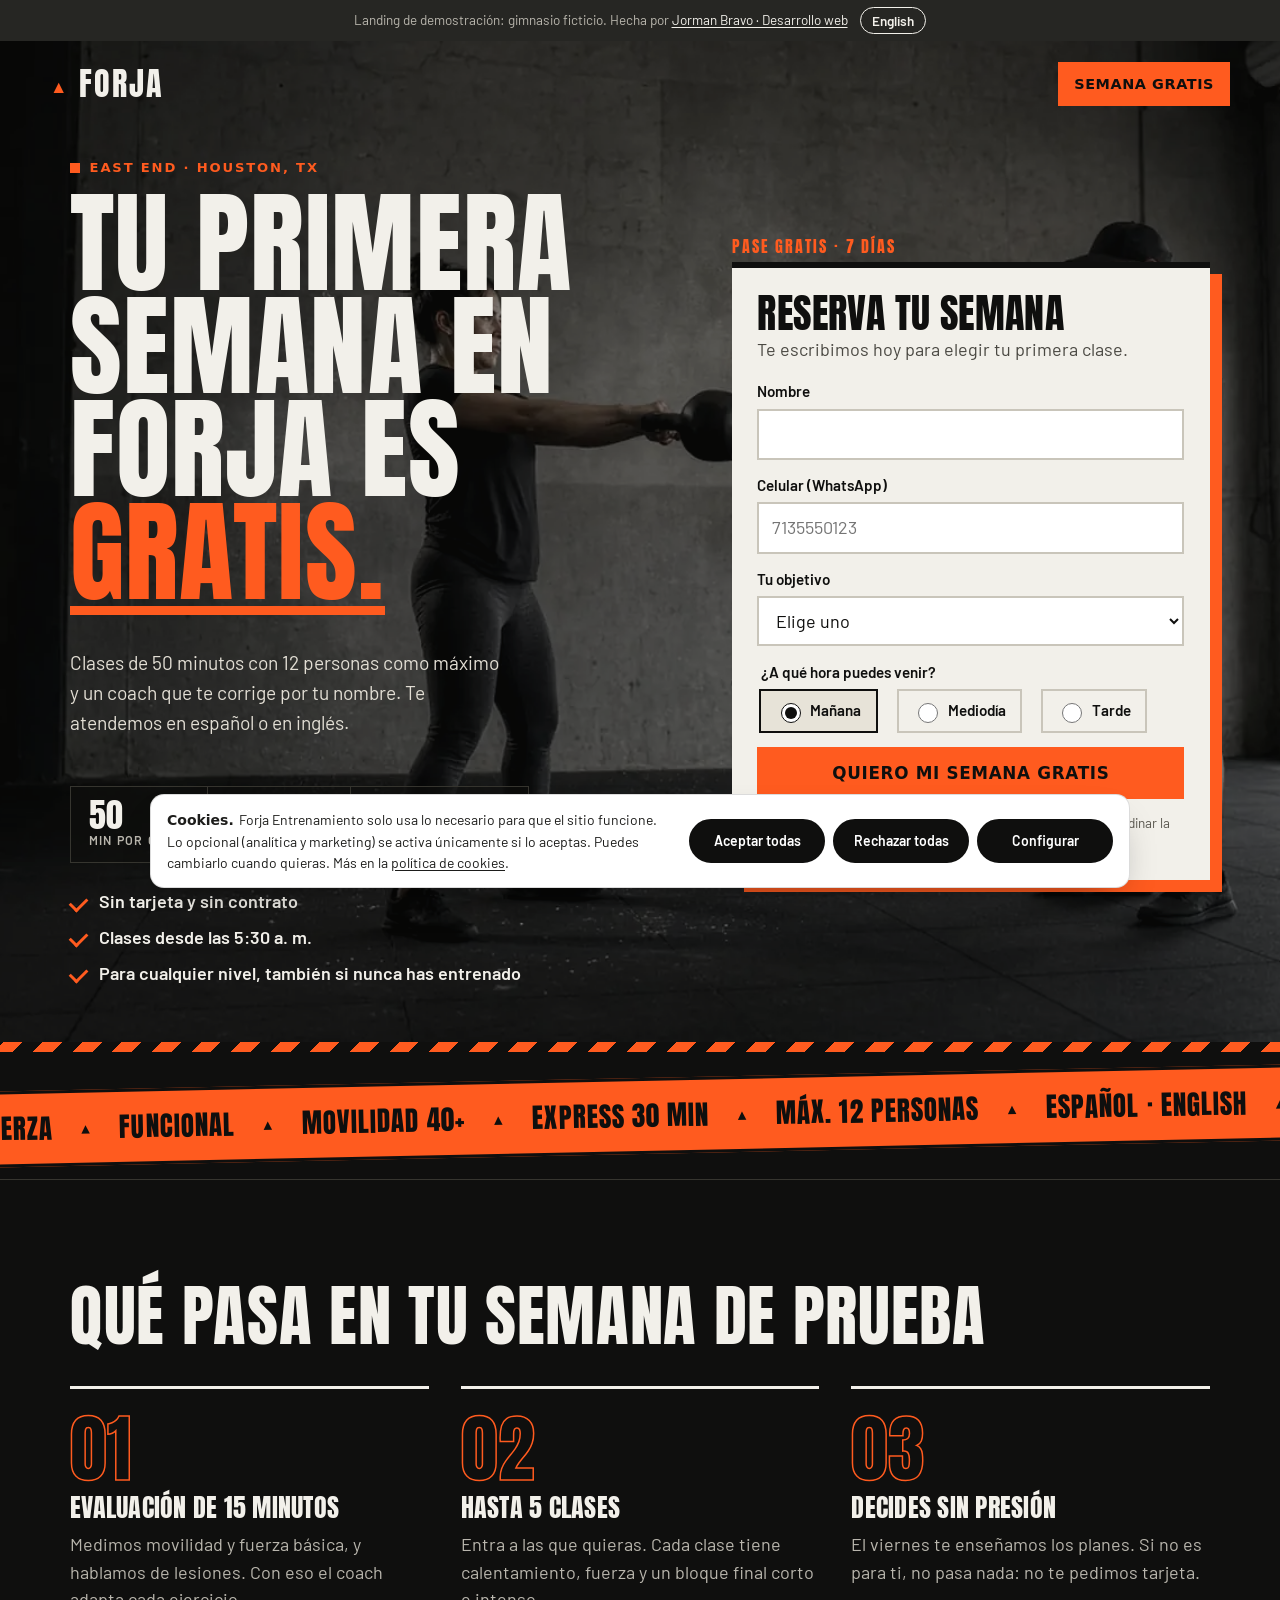
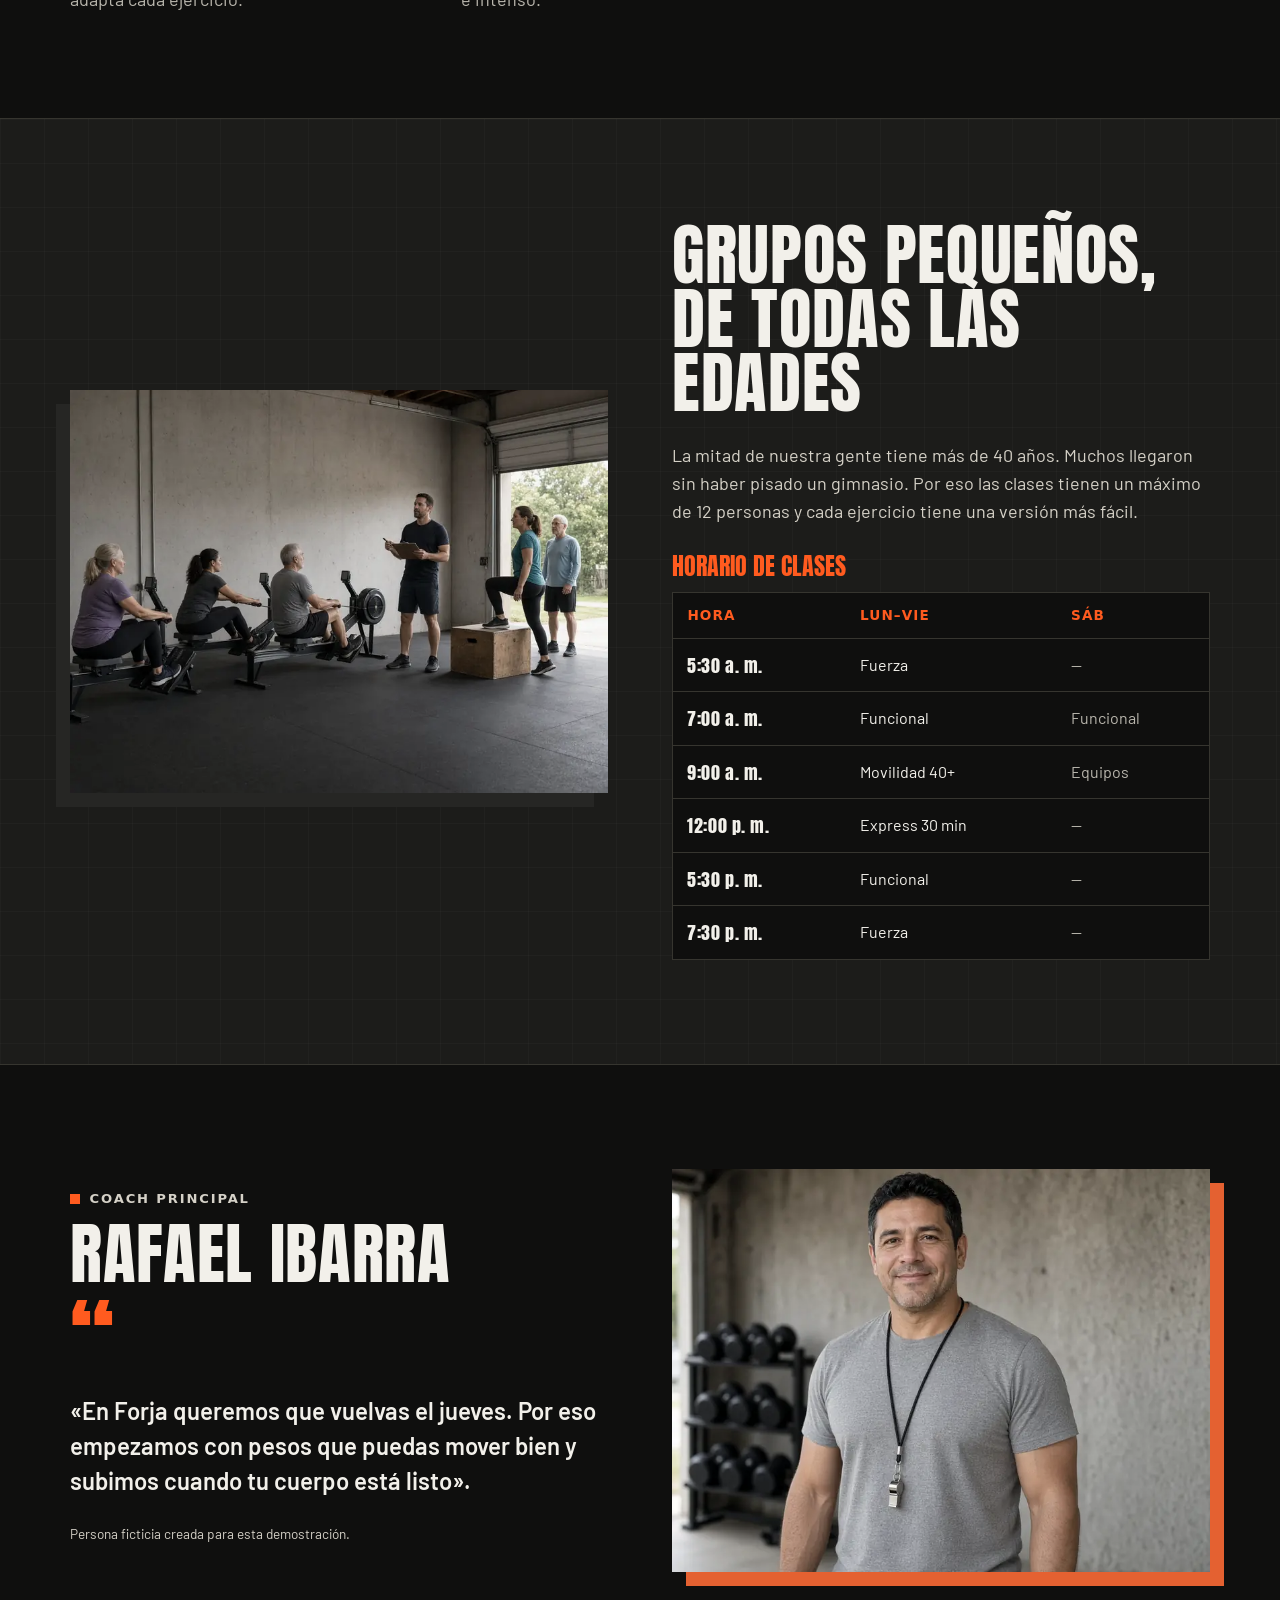
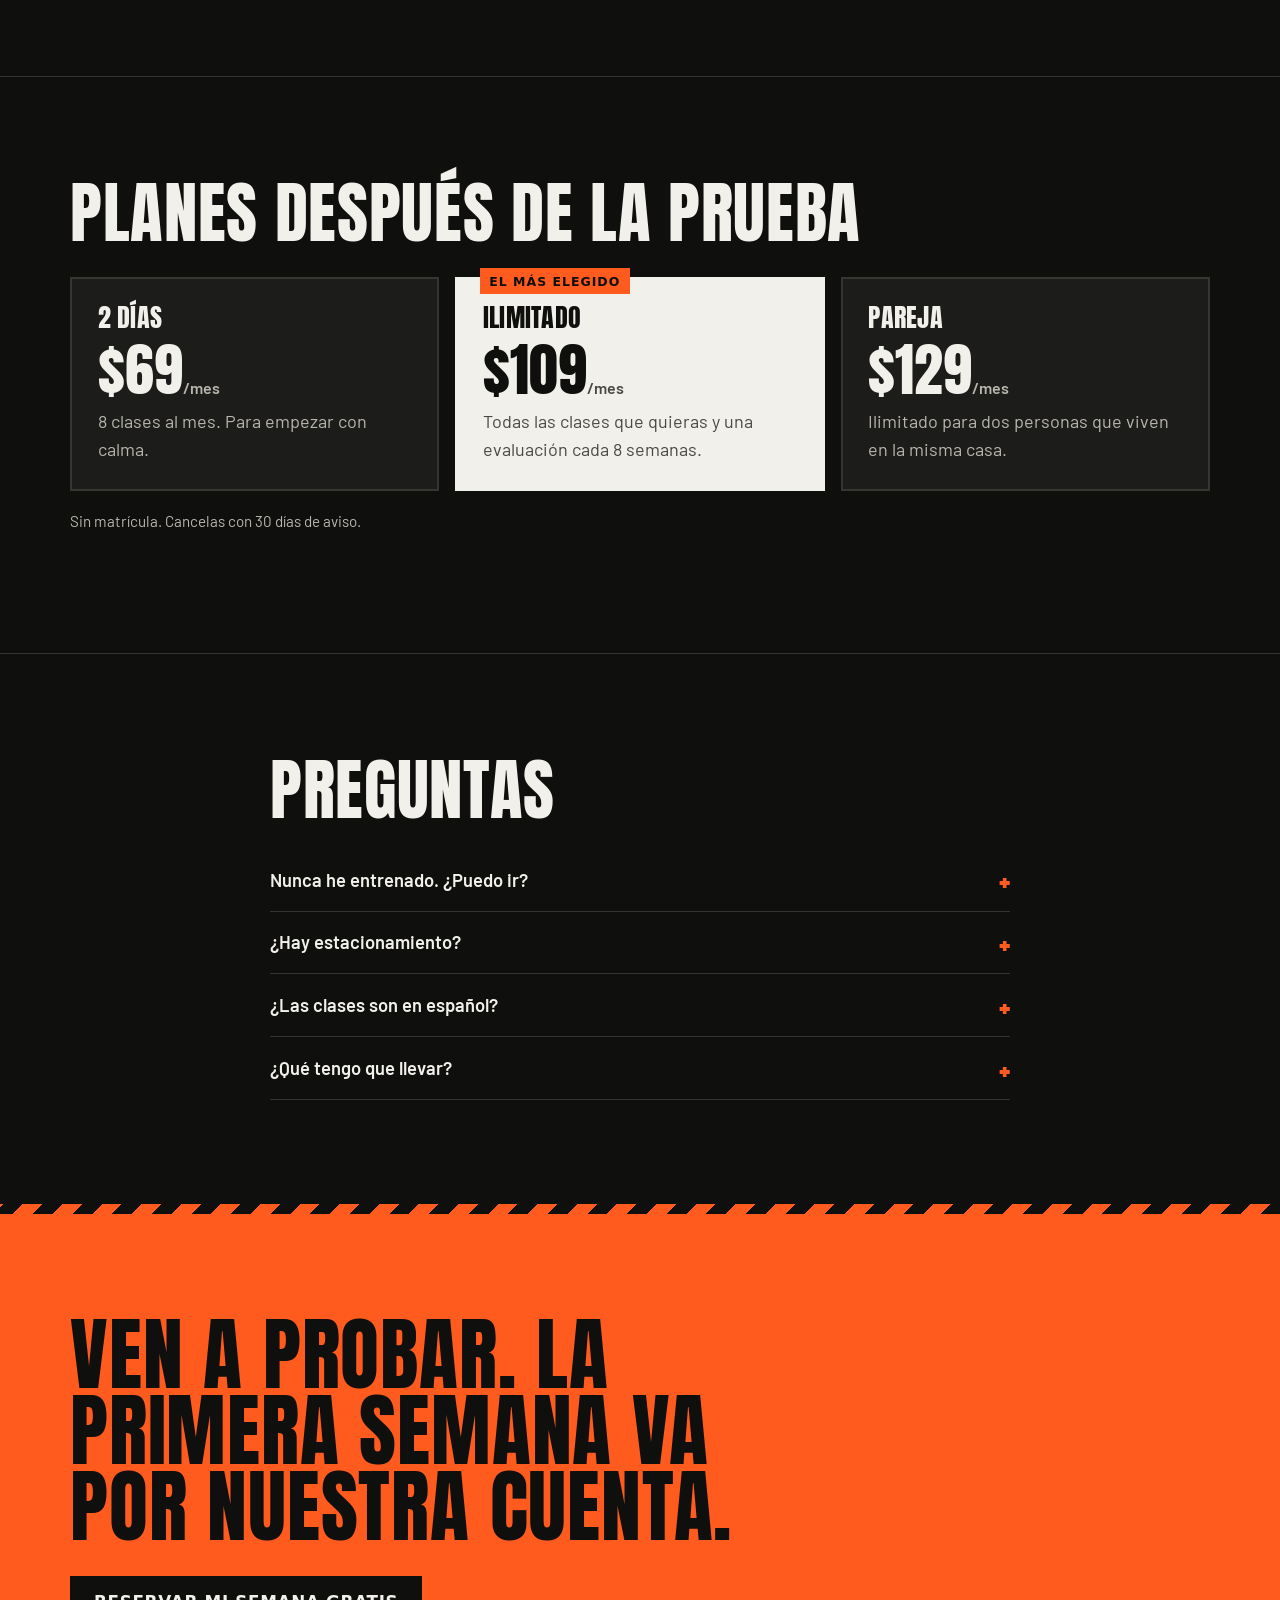
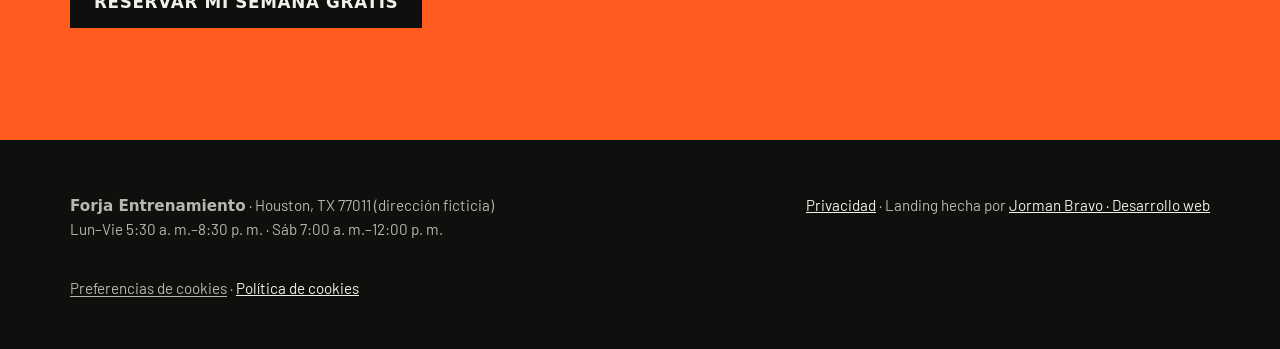
<file: index.html>
<!doctype html>
<html lang="es">
<head>
<meta charset="utf-8">
<meta name="viewport" content="width=device-width, initial-scale=1">
<title>Forja Entrenamiento · Tu primera semana gratis en Houston</title>
<meta name="description" content="Entrenamiento funcional en grupos de 12 personas como máximo, en español y en inglés. Prueba una semana gratis en Forja, en el East End de Houston. Demo de portafolio.">
<link rel="canonical" href="https://jormanbravo.com/demo-gimnasio/">
<link rel="alternate" hreflang="es" href="https://jormanbravo.com/demo-gimnasio/">
<link rel="alternate" hreflang="en" href="https://jormanbravo.com/demo-gimnasio/en/">
<meta http-equiv="Content-Security-Policy" content="default-src 'self'; img-src 'self' data: https://jormanj2b.goatcounter.com; style-src 'self'; script-src 'self' https://gc.zgo.at; font-src 'self'; connect-src 'self' https://jormanj2b.goatcounter.com; object-src 'none'; base-uri 'self'; form-action 'self'">
<meta name="referrer" content="strict-origin-when-cross-origin">
<meta name="theme-color" content="#0F0F0E">
<meta property="og:type" content="website">
<meta property="og:title" content="Forja · Tu primera semana gratis">
<meta property="og:description" content="Entrenamiento funcional en grupos pequeños, en español. Houston, TX.">
<meta property="og:url" content="https://jormanbravo.com/demo-gimnasio/">
<meta property="og:image" content="https://jormanbravo.com/demo-gimnasio/img/og.jpg">
<meta property="og:locale" content="es_US">
<meta name="twitter:card" content="summary_large_image">
<link rel="icon" href="favicon.svg" type="image/svg+xml">
<link rel="preload" href="fonts/anton-normal-400.woff2" as="font" type="font/woff2" crossorigin>
<link rel="preload" href="fonts/barlow-normal-400.woff2" as="font" type="font/woff2" crossorigin>
<link rel="preload" href="fonts/barlow-normal-600.woff2" as="font" type="font/woff2" crossorigin>
<link rel="preload" as="image" href="img/hero-800.webp" imagesrcset="img/hero-800.webp 800w, img/hero-1600.webp 1600w" imagesizes="100vw">
<link rel="stylesheet" href="fonts.css">
<link rel="stylesheet" href="styles.css?v=2">
<script type="application/ld+json">
{"@context":"https://schema.org","@type":"ExerciseGym","name":"Forja Entrenamiento","description":"Entrenamiento funcional en grupos pequeños, en español y en inglés. Negocio ficticio de demostración.","url":"https://jormanbravo.com/demo-gimnasio/","image":"https://jormanbravo.com/demo-gimnasio/img/og.jpg","priceRange":"$69 – $129 al mes","address":{"@type":"PostalAddress","addressLocality":"Houston","addressRegion":"TX","postalCode":"77011","addressCountry":"US"},"openingHoursSpecification":[{"@type":"OpeningHoursSpecification","dayOfWeek":["Monday","Tuesday","Wednesday","Thursday","Friday"],"opens":"05:30","closes":"20:30"},{"@type":"OpeningHoursSpecification","dayOfWeek":"Saturday","opens":"07:00","closes":"12:00"}],"makesOffer":{"@type":"Offer","name":"Semana de prueba gratis","price":"0","priceCurrency":"USD"}}
</script>
<script src="cookies.js?v=1" defer data-key="demo-gimnasio" data-owner="Forja Entrenamiento" data-accent="#0F0F0E"></script>
</head>
<body data-reveal=".h-big, .steps li, .split img, .sched, .coach blockquote, .plan, .faq details">
<a class="skip" href="#prueba">Saltar al formulario</a>
<div class="demo-bar">Landing de demostración: gimnasio ficticio. Hecha por <a href="https://jormanbravo.com/">Jorman Bravo · Desarrollo web</a> <a class="lang-switch" href="en/" hreflang="en" lang="en">English</a></div>
<header class="top">
  <a class="logo" href="#"><span aria-hidden="true">▲</span> FORJA</a>
  <a class="btn btn-small" href="#prueba">Semana gratis</a>
</header>
<main>
<section class="hero">
  <img class="hero-bg" src="img/hero-800.webp" srcset="img/hero-400.webp 400w, img/hero-800.webp 800w, img/hero-1600.webp 1600w" sizes="100vw" width="1600" height="900" alt="" fetchpriority="high">
  <div class="hero-inner">
    <div class="hero-copy">
      <p class="tag">East End · Houston, TX</p>
      <h1>Tu primera semana en Forja es <mark>gratis.</mark></h1>
      <p class="lead">Clases de 50 minutos con 12 personas como máximo y un coach que te corrige por tu nombre. Te atendemos en español o en inglés.</p>
      <ul class="stats"><li><b>50</b><span>min por clase</span></li><li><b>12</b><span>personas máx.</span></li><li><b>5:30</b><span>a. m. primera clase</span></li></ul>
      <ul class="checks">
        <li>Sin tarjeta y sin contrato</li>
        <li>Clases desde las 5:30 a. m.</li>
        <li>Para cualquier nivel, también si nunca has entrenado</li>
      </ul>
    </div>
    <div class="form-card" id="prueba">
      <form id="lead" novalidate>
        <h2>Reserva tu semana</h2>
        <p class="form-sub">Te escribimos hoy para elegir tu primera clase.</p>
        <div class="f"><label for="nombre">Nombre</label><input id="nombre" autocomplete="given-name" minlength="2" maxlength="60" pattern="\p{L}(?:[\p{L}\p{M}]|[' ’\-](?=\p{L}))*" spellcheck="false"><p class="error" id="err-nombre" aria-live="polite" hidden></p></div>
        <div class="f"><label for="tel">Celular (WhatsApp)</label><input id="tel" type="tel" inputmode="tel" autocomplete="tel" maxlength="16" pattern="\+?[0-9]{10,15}" placeholder="7135550123"><p class="error" id="err-tel" aria-live="polite" hidden></p></div>
        <div class="f"><label for="objetivo">Tu objetivo</label>
          <select id="objetivo"><option value="">Elige uno</option><option>Bajar de peso</option><option>Ganar fuerza</option><option>Volver a entrenar después de una lesión</option><option>Tener energía y moverme mejor</option></select>
          <p class="error" id="err-objetivo" aria-live="polite" hidden></p></div>
        <fieldset class="f hor"><legend>¿A qué hora puedes venir?</legend>
          <label><input type="radio" name="hora" value="Mañana (5:30–9:00)" checked> Mañana</label>
          <label><input type="radio" name="hora" value="Mediodía (12:00)"> Mediodía</label>
          <label><input type="radio" name="hora" value="Tarde (17:30–19:30)"> Tarde</label>
        </fieldset>
        <button class="btn btn-block" type="submit">Quiero mi semana gratis</button>
        <p class="fine">Demo: los datos no se envían. Usamos tu número solo para coordinar la clase.</p>
      </form>
      <div class="thanks" id="thanks" hidden tabindex="-1">
        <p class="tag">Listo</p>
        <h2 id="t-title">¡Nos vemos pronto!</h2>
        <p id="t-text"></p>
        <ol class="next"><li>Te escribimos por WhatsApp en menos de 2 horas.</li><li>Eliges tu primera clase.</li><li>Llegas 10 minutos antes con agua y tenis.</li></ol>
        <a class="btn btn-ghost" id="t-wa" href="#" target="_blank" rel="noopener">Escribir ahora por WhatsApp</a>
      </div>
    </div>
  </div>
</section>

<div class="marquee" aria-hidden="true"><div class="marquee-track"><span>Fuerza</span><span>Funcional</span><span>Movilidad 40+</span><span>Express 30 min</span><span>Máx. 12 personas</span><span>Español · English</span><span>Fuerza</span><span>Funcional</span><span>Movilidad 40+</span><span>Express 30 min</span><span>Máx. 12 personas</span><span>Español · English</span></div></div>

<section class="section">
  <div class="wrap">
    <h2 class="h-big">Qué pasa en tu semana de prueba</h2>
    <ol class="steps">
      <li><span class="num">01</span><h3>Evaluación de 15 minutos</h3><p>Medimos movilidad y fuerza básica, y hablamos de lesiones. Con eso el coach adapta cada ejercicio.</p></li>
      <li><span class="num">02</span><h3>Hasta 5 clases</h3><p>Entra a las que quieras. Cada clase tiene calentamiento, fuerza y un bloque final corto e intenso.</p></li>
      <li><span class="num">03</span><h3>Decides sin presión</h3><p>El viernes te enseñamos los planes. Si no es para ti, no pasa nada: no te pedimos tarjeta.</p></li>
    </ol>
  </div>
</section>

<section class="section section-img">
  <div class="wrap split">
    <img src="img/clase-800.webp" srcset="img/clase-400.webp 400w, img/clase-800.webp 800w, img/clase-1600.webp 1600w" sizes="(min-width: 900px) 50vw, 100vw" width="1600" height="1200" loading="lazy" alt="Grupo de adultos de varias edades en remo y step con un coach dando indicaciones">
    <div>
      <h2 class="h-big">Grupos pequeños, de todas las edades</h2>
      <p>La mitad de nuestra gente tiene más de 40 años. Muchos llegaron sin haber pisado un gimnasio. Por eso las clases tienen un máximo de 12 personas y cada ejercicio tiene una versión más fácil.</p>
      <table class="sched">
        <caption>Horario de clases</caption>
        <thead><tr><th scope="col">Hora</th><th scope="col">Lun–Vie</th><th scope="col">Sáb</th></tr></thead>
        <tbody>
          <tr><th scope="row">5:30 a. m.</th><td>Fuerza</td><td>—</td></tr>
          <tr><th scope="row">7:00 a. m.</th><td>Funcional</td><td>Funcional</td></tr>
          <tr><th scope="row">9:00 a. m.</th><td>Movilidad 40+</td><td>Equipos</td></tr>
          <tr><th scope="row">12:00 p. m.</th><td>Express 30 min</td><td>—</td></tr>
          <tr><th scope="row">5:30 p. m.</th><td>Funcional</td><td>—</td></tr>
          <tr><th scope="row">7:30 p. m.</th><td>Fuerza</td><td>—</td></tr>
        </tbody>
      </table>
    </div>
  </div>
</section>

<section class="section coach">
  <div class="wrap split split-rev">
    <img src="img/coach-800.webp" srcset="img/coach-400.webp 400w, img/coach-800.webp 800w" sizes="(min-width: 900px) 45vw, 100vw" width="1600" height="1200" loading="lazy" alt="Rafael Ibarra, coach principal de Forja, con camiseta gris y silbato">
    <div>
      <p class="tag">Coach principal</p>
      <h2 class="h-big">Rafael Ibarra</h2>
      <blockquote><p>«En Forja queremos que vuelvas el jueves. Por eso empezamos con pesos que puedas mover bien y subimos cuando tu cuerpo está listo».</p></blockquote>
      <p class="fine-light">Persona ficticia creada para esta demostración.</p>
    </div>
  </div>
</section>

<section class="section">
  <div class="wrap">
    <h2 class="h-big">Planes después de la prueba</h2>
    <div class="plans">
      <article class="plan"><h3>2 días</h3><p class="price">$69<span>/mes</span></p><p>8 clases al mes. Para empezar con calma.</p></article>
      <article class="plan plan-main"><p class="badge">El más elegido</p><h3>Ilimitado</h3><p class="price">$109<span>/mes</span></p><p>Todas las clases que quieras y una evaluación cada 8 semanas.</p></article>
      <article class="plan"><h3>Pareja</h3><p class="price">$129<span>/mes</span></p><p>Ilimitado para dos personas que viven en la misma casa.</p></article>
    </div>
    <p class="fine-dark">Sin matrícula. Cancelas con 30 días de aviso.</p>
  </div>
</section>

<section class="section faq">
  <div class="wrap narrow">
    <h2 class="h-big">Preguntas</h2>
    <details><summary>Nunca he entrenado. ¿Puedo ir?</summary><p>Sí. La evaluación existe justo para eso, y el coach te da una versión de cada ejercicio para tu nivel.</p></details>
    <details><summary>¿Hay estacionamiento?</summary><p>Sí, gratis, frente al local. Hay espacio para unas 15 camionetas.</p></details>
    <details><summary>¿Las clases son en español?</summary><p>Te atendemos en español o en inglés: todo el equipo de coaches es bilingüe. Al reservar, dinos qué idioma prefieres.</p></details>
    <details><summary>¿Qué tengo que llevar?</summary><p>Ropa cómoda, tenis y una botella de agua. Toallas y casilleros los ponemos nosotros.</p></details>
  </div>
</section>

<section class="final">
  <div class="wrap">
    <h2 class="h-big">Ven a probar. La primera semana va por nuestra cuenta.</h2>
    <a class="btn" href="#prueba">Reservar mi semana gratis</a>
  </div>
</section>
</main>
<footer class="foot">
  <div class="wrap foot-grid">
    <p><strong>Forja Entrenamiento</strong> · Houston, TX 77011 (dirección ficticia)<br>Lun–Vie 5:30 a. m.–8:30 p. m. · Sáb 7:00 a. m.–12:00 p. m.</p>
    <p><a href="privacidad.html">Privacidad</a> · Landing hecha por <a href="https://jormanbravo.com/">Jorman Bravo · Desarrollo web</a></p>
  </div>
</footer>
<a class="sticky-cta btn" href="#prueba" id="sticky">Semana gratis</a>
<script src="app.js?v=2" defer></script>
<script src="reveal.js" defer></script>
<script data-goatcounter="https://jormanj2b.goatcounter.com/count" async src="//gc.zgo.at/count.js"></script>
</body>
</html>
</file>
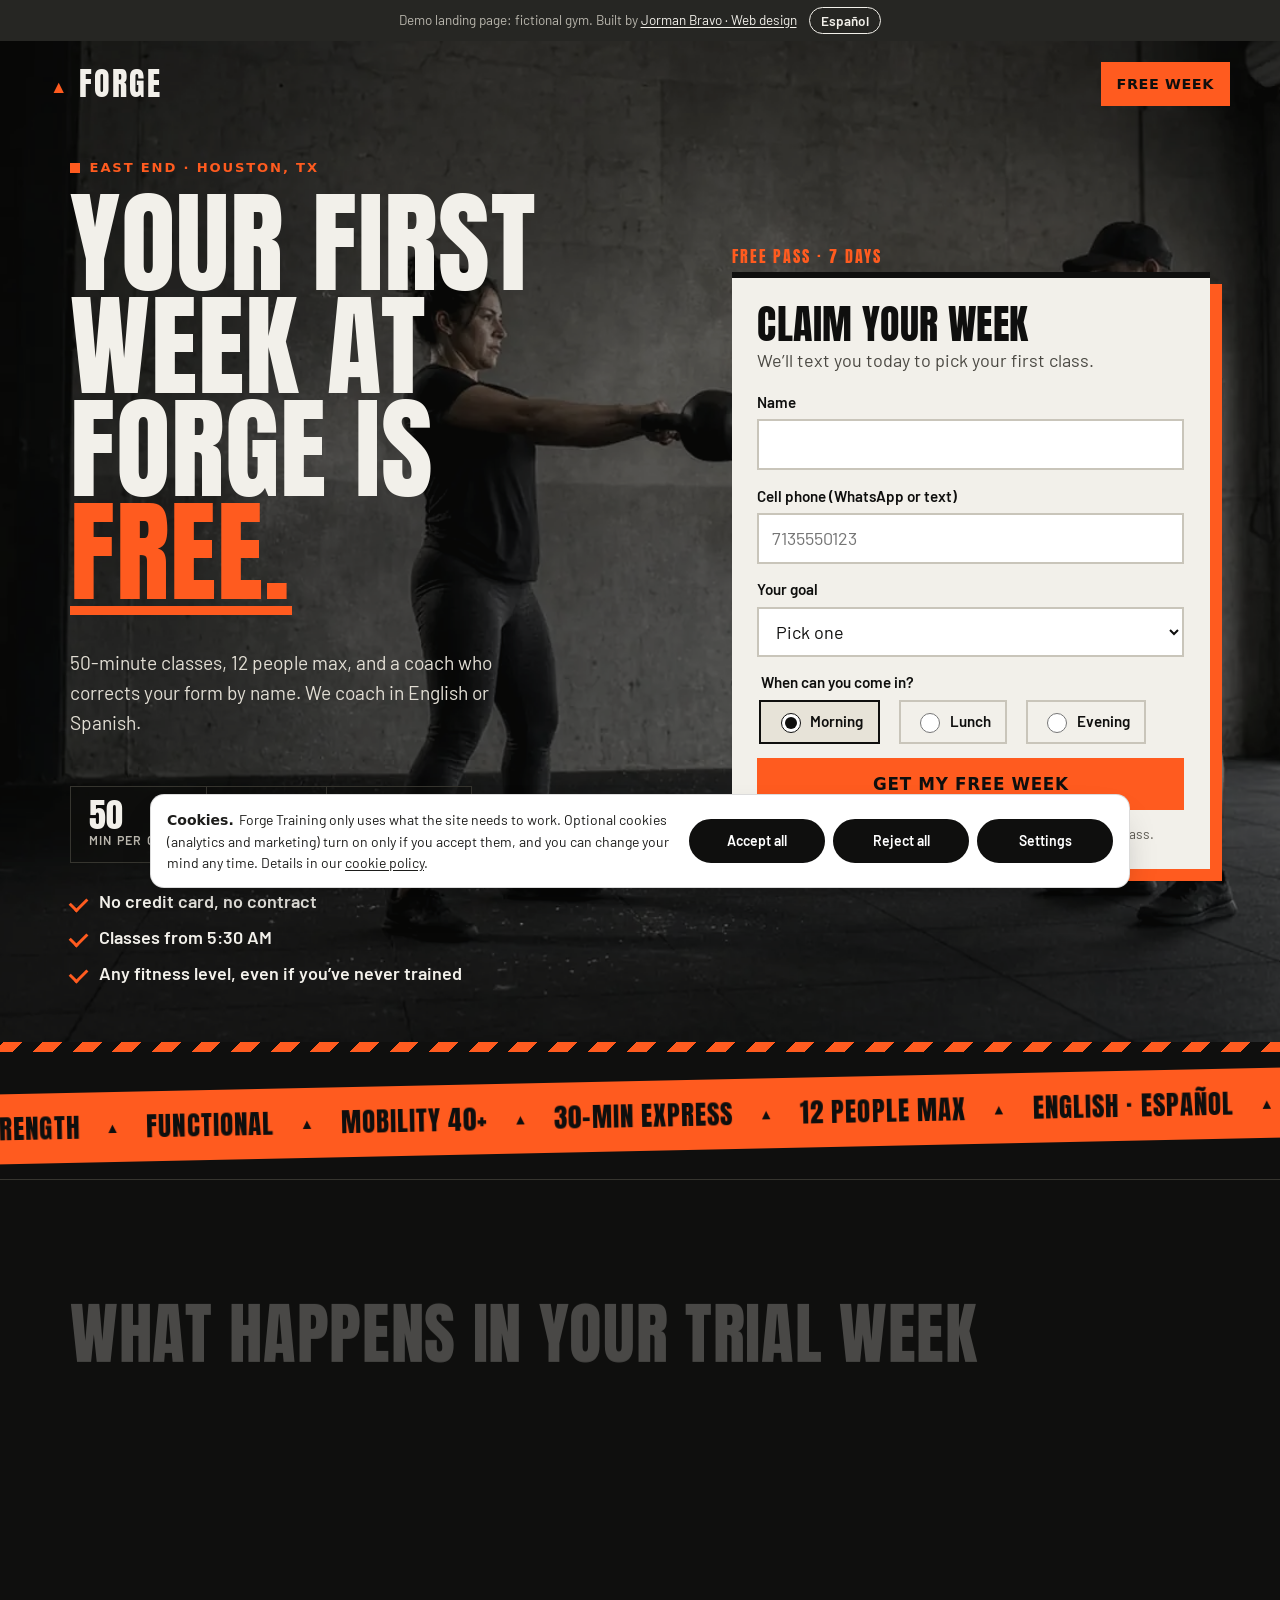
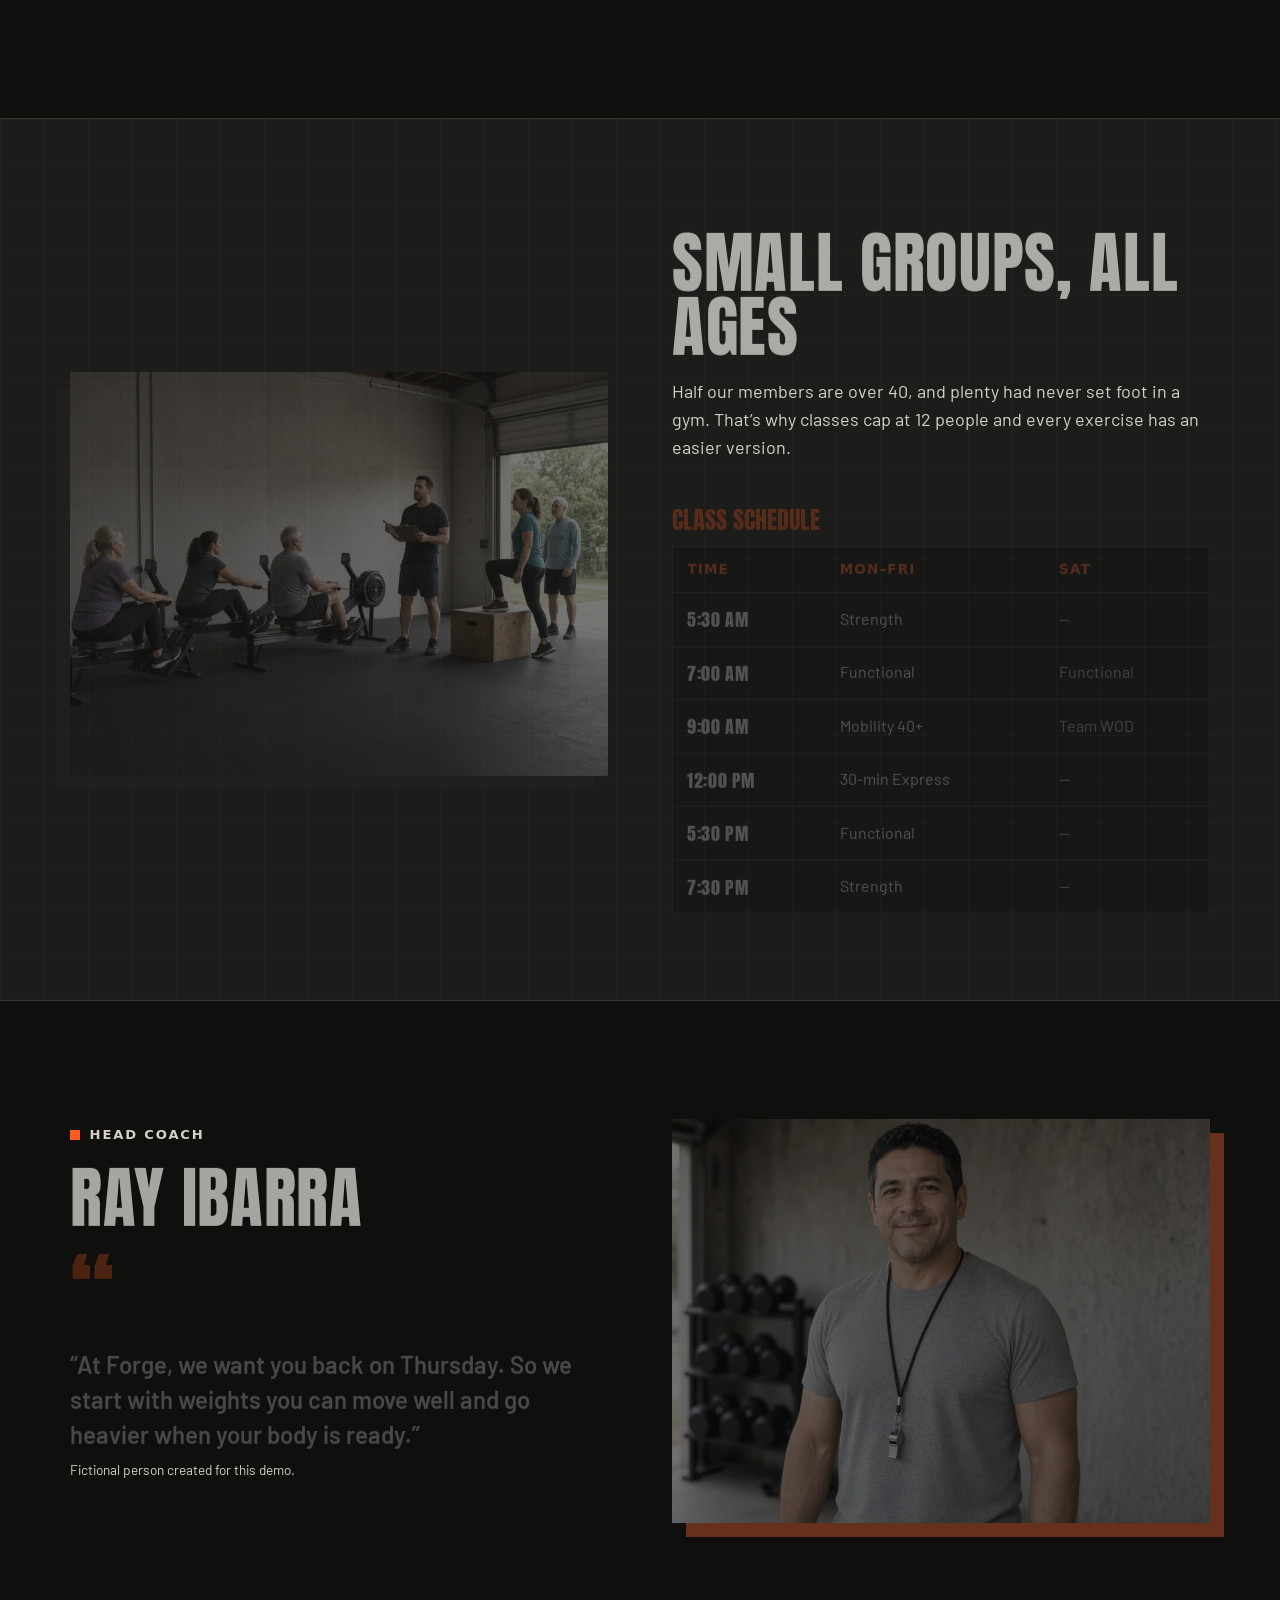
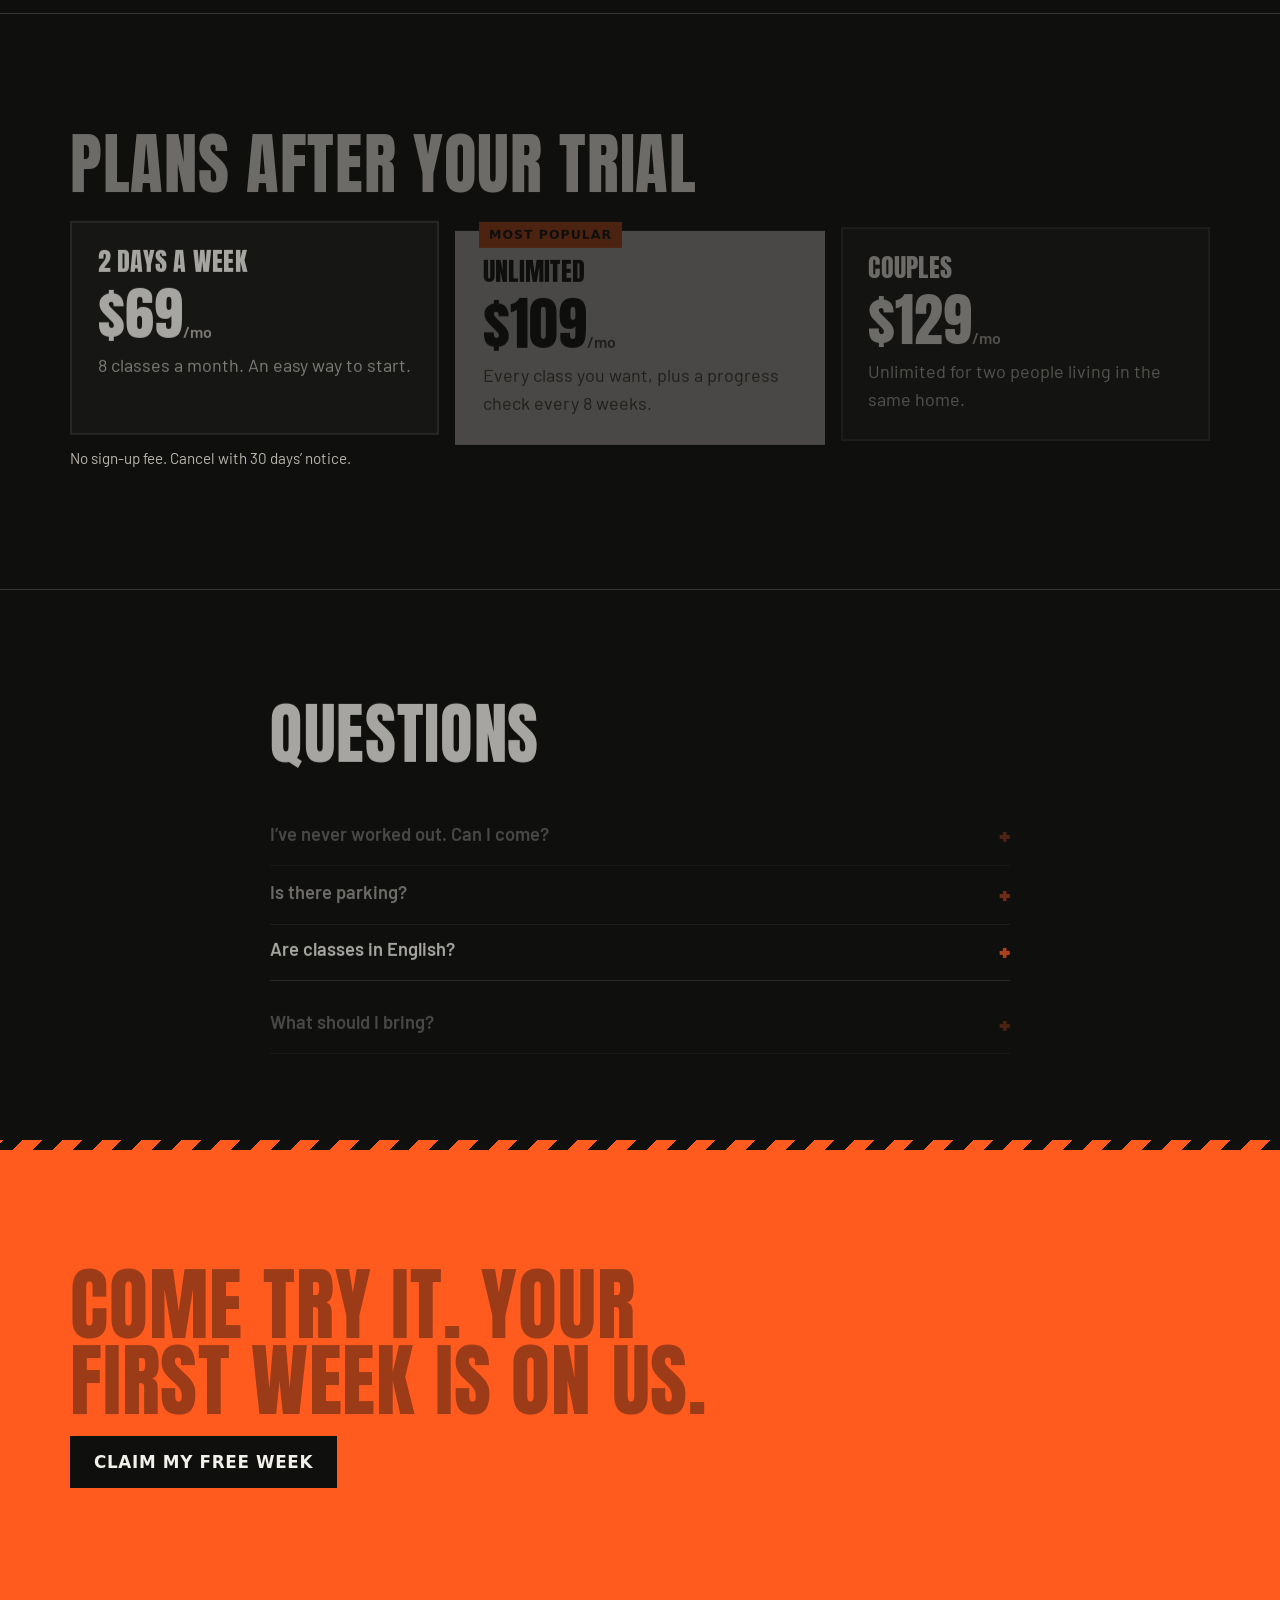
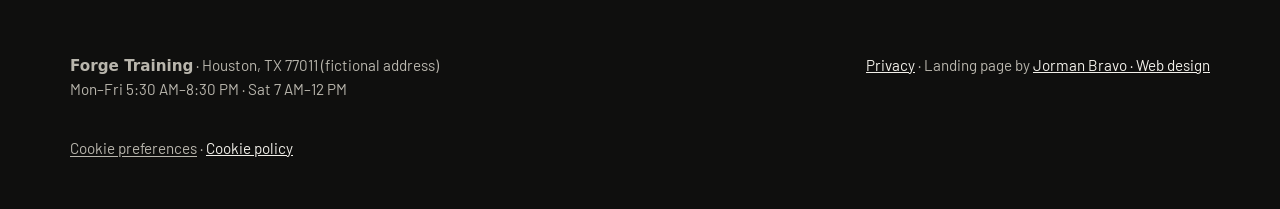
<file: en/index.html>
<!doctype html>
<html lang="en">
<head>
<meta charset="utf-8">
<meta name="viewport" content="width=device-width, initial-scale=1">
<title>Forge Training · Your first week free in Houston</title>
<meta name="description" content="Small-group functional training, 12 people max, coached in English or Spanish. Try a free week at Forge in Houston’s East End. Portfolio demo.">
<link rel="canonical" href="https://jormanbravo.com/demo-gimnasio/en/">
<link rel="alternate" hreflang="en" href="https://jormanbravo.com/demo-gimnasio/en/">
<link rel="alternate" hreflang="es" href="https://jormanbravo.com/demo-gimnasio/">
<meta http-equiv="Content-Security-Policy" content="default-src 'self'; img-src 'self' data: https://jormanj2b.goatcounter.com; style-src 'self'; script-src 'self' https://gc.zgo.at; font-src 'self'; connect-src 'self' https://jormanj2b.goatcounter.com; object-src 'none'; base-uri 'self'; form-action 'self'">
<meta name="referrer" content="strict-origin-when-cross-origin">
<meta name="theme-color" content="#0F0F0E">
<meta property="og:type" content="website">
<meta property="og:title" content="Forge · Your first week free">
<meta property="og:description" content="Small-group functional training in Houston, TX. First week free.">
<meta property="og:url" content="https://jormanbravo.com/demo-gimnasio/en/">
<meta property="og:image" content="https://jormanbravo.com/demo-gimnasio/img/og.jpg">
<meta property="og:locale" content="en_US">
<meta property="og:locale:alternate" content="es_US">
<meta name="twitter:card" content="summary_large_image">
<link rel="icon" href="../favicon.svg" type="image/svg+xml">
<link rel="preload" href="../fonts/anton-normal-400.woff2" as="font" type="font/woff2" crossorigin>
<link rel="preload" href="../fonts/barlow-normal-400.woff2" as="font" type="font/woff2" crossorigin>
<link rel="preload" href="../fonts/barlow-normal-600.woff2" as="font" type="font/woff2" crossorigin>
<link rel="preload" as="image" href="../img/hero-800.webp" imagesrcset="../img/hero-800.webp 800w, ../img/hero-1600.webp 1600w" imagesizes="100vw">
<link rel="stylesheet" href="../fonts.css">
<link rel="stylesheet" href="../styles.css?v=2">
<script type="application/ld+json">
{"@context":"https://schema.org","@type":"ExerciseGym","name":"Forge Training","description":"Small-group functional training, coached in English or Spanish. Fictional demo business.","url":"https://jormanbravo.com/demo-gimnasio/en/","image":"https://jormanbravo.com/demo-gimnasio/img/og.jpg","priceRange":"$69–$129 per month","address":{"@type":"PostalAddress","addressLocality":"Houston","addressRegion":"TX","postalCode":"77011","addressCountry":"US"},"openingHoursSpecification":[{"@type":"OpeningHoursSpecification","dayOfWeek":["Monday","Tuesday","Wednesday","Thursday","Friday"],"opens":"05:30","closes":"20:30"},{"@type":"OpeningHoursSpecification","dayOfWeek":"Saturday","opens":"07:00","closes":"12:00"}],"makesOffer":{"@type":"Offer","name":"Free trial week","price":"0","priceCurrency":"USD"}}
</script>
<script src="cookies.js?v=1" defer data-key="demo-gimnasio" data-owner="Forge Training" data-accent="#0F0F0E"></script>
</head>
<body data-reveal=".h-big, .steps li, .split img, .sched, .coach blockquote, .plan, .faq details">
<a class="skip" href="#prueba">Skip to the form</a>
<div class="demo-bar">Demo landing page: fictional gym. Built by <a href="https://jormanbravo.com/">Jorman Bravo · Web design</a> <a class="lang-switch" href="../" hreflang="es" lang="es">Español</a></div>
<header class="top">
  <a class="logo" href="#"><span aria-hidden="true">▲</span> FORGE</a>
  <a class="btn btn-small" href="#prueba">Free week</a>
</header>
<main>
<section class="hero">
  <img class="hero-bg" src="../img/hero-800.webp" srcset="../img/hero-400.webp 400w, ../img/hero-800.webp 800w, ../img/hero-1600.webp 1600w" sizes="100vw" width="1600" height="900" alt="" fetchpriority="high">
  <div class="hero-inner">
    <div class="hero-copy">
      <p class="tag">East End · Houston, TX</p>
      <h1>Your first week at Forge is <mark>free.</mark></h1>
      <p class="lead">50-minute classes, 12 people max, and a coach who corrects your form by name. We coach in English or Spanish.</p>
      <ul class="stats"><li><b>50</b><span>min per class</span></li><li><b>12</b><span>people max</span></li><li><b>5:30</b><span>AM first class</span></li></ul>
      <ul class="checks">
        <li>No credit card, no contract</li>
        <li>Classes from 5:30 AM</li>
        <li>Any fitness level, even if you’ve never trained</li>
      </ul>
    </div>
    <div class="form-card" id="prueba">
      <form id="lead" novalidate>
        <h2>Claim your week</h2>
        <p class="form-sub">We’ll text you today to pick your first class.</p>
        <div class="f"><label for="nombre">Name</label><input id="nombre" autocomplete="given-name" minlength="2" maxlength="60" pattern="\p{L}(?:[\p{L}\p{M}]|[' ’\-](?=\p{L}))*" spellcheck="false"><p class="error" id="err-nombre" aria-live="polite" hidden></p></div>
        <div class="f"><label for="tel">Cell phone (WhatsApp or text)</label><input id="tel" type="tel" inputmode="tel" autocomplete="tel" maxlength="16" pattern="\+?[0-9]{10,15}" placeholder="7135550123"><p class="error" id="err-tel" aria-live="polite" hidden></p></div>
        <div class="f"><label for="objetivo">Your goal</label>
          <select id="objetivo"><option value="">Pick one</option><option>Lose weight</option><option>Get stronger</option><option>Get back to training after an injury</option><option>Have more energy and move better</option></select>
          <p class="error" id="err-objetivo" aria-live="polite" hidden></p></div>
        <fieldset class="f hor"><legend>When can you come in?</legend>
          <label><input type="radio" name="hora" value="Morning (5:30–9 AM)" checked> Morning</label>
          <label><input type="radio" name="hora" value="Lunch (12 PM)"> Lunch</label>
          <label><input type="radio" name="hora" value="Evening (5:30–7:30 PM)"> Evening</label>
        </fieldset>
        <button class="btn btn-block" type="submit">Get my free week</button>
        <p class="fine">Demo: nothing is sent. We only use your number to set up your class.</p>
      </form>
      <div class="thanks" id="thanks" hidden tabindex="-1">
        <p class="tag">Done</p>
        <h2 id="t-title">See you soon!</h2>
        <p id="t-text"></p>
        <ol class="next"><li>We’ll text you within 2 hours.</li><li>You pick your first class.</li><li>Show up 10 minutes early with water and sneakers.</li></ol>
        <a class="btn btn-ghost" id="t-wa" href="#" target="_blank" rel="noopener">Message us on WhatsApp now</a>
      </div>
    </div>
  </div>
</section>

<div class="marquee" aria-hidden="true"><div class="marquee-track"><span>Strength</span><span>Functional</span><span>Mobility 40+</span><span>30-min Express</span><span>12 people max</span><span>English · Español</span><span>Strength</span><span>Functional</span><span>Mobility 40+</span><span>30-min Express</span><span>12 people max</span><span>English · Español</span></div></div>

<section class="section">
  <div class="wrap">
    <h2 class="h-big">What happens in your trial week</h2>
    <ol class="steps">
      <li><span class="num">01</span><h3>15-minute assessment</h3><p>We check your mobility and basic strength and talk through any injuries. Your coach uses that to adjust every exercise.</p></li>
      <li><span class="num">02</span><h3>Up to 5 classes</h3><p>Drop into any class you like. Each one has a warm-up, a strength block and a short, hard finisher.</p></li>
      <li><span class="num">03</span><h3>Decide, no pressure</h3><p>On Friday we walk you through the plans. If it’s not for you, that’s fine. We never asked for your card.</p></li>
    </ol>
  </div>
</section>

<section class="section section-img">
  <div class="wrap split">
    <img src="../img/clase-800.webp" srcset="../img/clase-400.webp 400w, ../img/clase-800.webp 800w, ../img/clase-1600.webp 1600w" sizes="(min-width: 900px) 50vw, 100vw" width="1600" height="1200" loading="lazy" alt="Adults of different ages on rowers and steps while a coach gives cues">
    <div>
      <h2 class="h-big">Small groups, all ages</h2>
      <p>Half our members are over 40, and plenty had never set foot in a gym. That’s why classes cap at 12 people and every exercise has an easier version.</p>
      <table class="sched">
        <caption>Class schedule</caption>
        <thead><tr><th scope="col">Time</th><th scope="col">Mon–Fri</th><th scope="col">Sat</th></tr></thead>
        <tbody>
          <tr><th scope="row">5:30 AM</th><td>Strength</td><td>—</td></tr>
          <tr><th scope="row">7:00 AM</th><td>Functional</td><td>Functional</td></tr>
          <tr><th scope="row">9:00 AM</th><td>Mobility 40+</td><td>Team WOD</td></tr>
          <tr><th scope="row">12:00 PM</th><td>30-min Express</td><td>—</td></tr>
          <tr><th scope="row">5:30 PM</th><td>Functional</td><td>—</td></tr>
          <tr><th scope="row">7:30 PM</th><td>Strength</td><td>—</td></tr>
        </tbody>
      </table>
    </div>
  </div>
</section>

<section class="section coach">
  <div class="wrap split split-rev">
    <img src="../img/coach-800.webp" srcset="../img/coach-400.webp 400w, ../img/coach-800.webp 800w" sizes="(min-width: 900px) 45vw, 100vw" width="1600" height="1200" loading="lazy" alt="Ray Ibarra, Forge head coach, in a gray T-shirt with a whistle">
    <div>
      <p class="tag">Head coach</p>
      <h2 class="h-big">Ray Ibarra</h2>
      <blockquote><p>“At Forge, we want you back on Thursday. So we start with weights you can move well and go heavier when your body is ready.”</p></blockquote>
      <p class="fine-light">Fictional person created for this demo.</p>
    </div>
  </div>
</section>

<section class="section">
  <div class="wrap">
    <h2 class="h-big">Plans after your trial</h2>
    <div class="plans">
      <article class="plan"><h3>2 days a week</h3><p class="price">$69<span>/mo</span></p><p>8 classes a month. An easy way to start.</p></article>
      <article class="plan plan-main"><p class="badge">Most popular</p><h3>Unlimited</h3><p class="price">$109<span>/mo</span></p><p>Every class you want, plus a progress check every 8 weeks.</p></article>
      <article class="plan"><h3>Couples</h3><p class="price">$129<span>/mo</span></p><p>Unlimited for two people living in the same home.</p></article>
    </div>
    <p class="fine-dark">No sign-up fee. Cancel with 30 days’ notice.</p>
  </div>
</section>

<section class="section faq">
  <div class="wrap narrow">
    <h2 class="h-big">Questions</h2>
    <details><summary>I’ve never worked out. Can I come?</summary><p>Yes. That’s what the assessment is for, and your coach gives you a version of each exercise that fits your level.</p></details>
    <details><summary>Is there parking?</summary><p>Yes, free, right out front. There’s room for about 15 trucks.</p></details>
    <details><summary>Are classes in English?</summary><p>Classes run in English or Spanish, and every coach is bilingual. Tell us which you prefer when you book.</p></details>
    <details><summary>What should I bring?</summary><p>Comfortable clothes, sneakers and a water bottle. We have towels and lockers.</p></details>
  </div>
</section>

<section class="final">
  <div class="wrap">
    <h2 class="h-big">Come try it. Your first week is on us.</h2>
    <a class="btn" href="#prueba">Claim my free week</a>
  </div>
</section>
</main>
<footer class="foot">
  <div class="wrap foot-grid">
    <p><strong>Forge Training</strong> · Houston, TX 77011 (fictional address)<br>Mon–Fri 5:30 AM–8:30 PM · Sat 7 AM–12 PM</p>
    <p><a href="privacy.html">Privacy</a> · Landing page by <a href="https://jormanbravo.com/">Jorman Bravo · Web design</a></p>
  </div>
</footer>
<a class="sticky-cta btn" href="#prueba" id="sticky">Free week</a>
<script src="app.js?v=2" defer></script>
<script src="../reveal.js" defer></script>
<script data-goatcounter="https://jormanj2b.goatcounter.com/count" async src="//gc.zgo.at/count.js"></script>
</body>
</html>
</file>
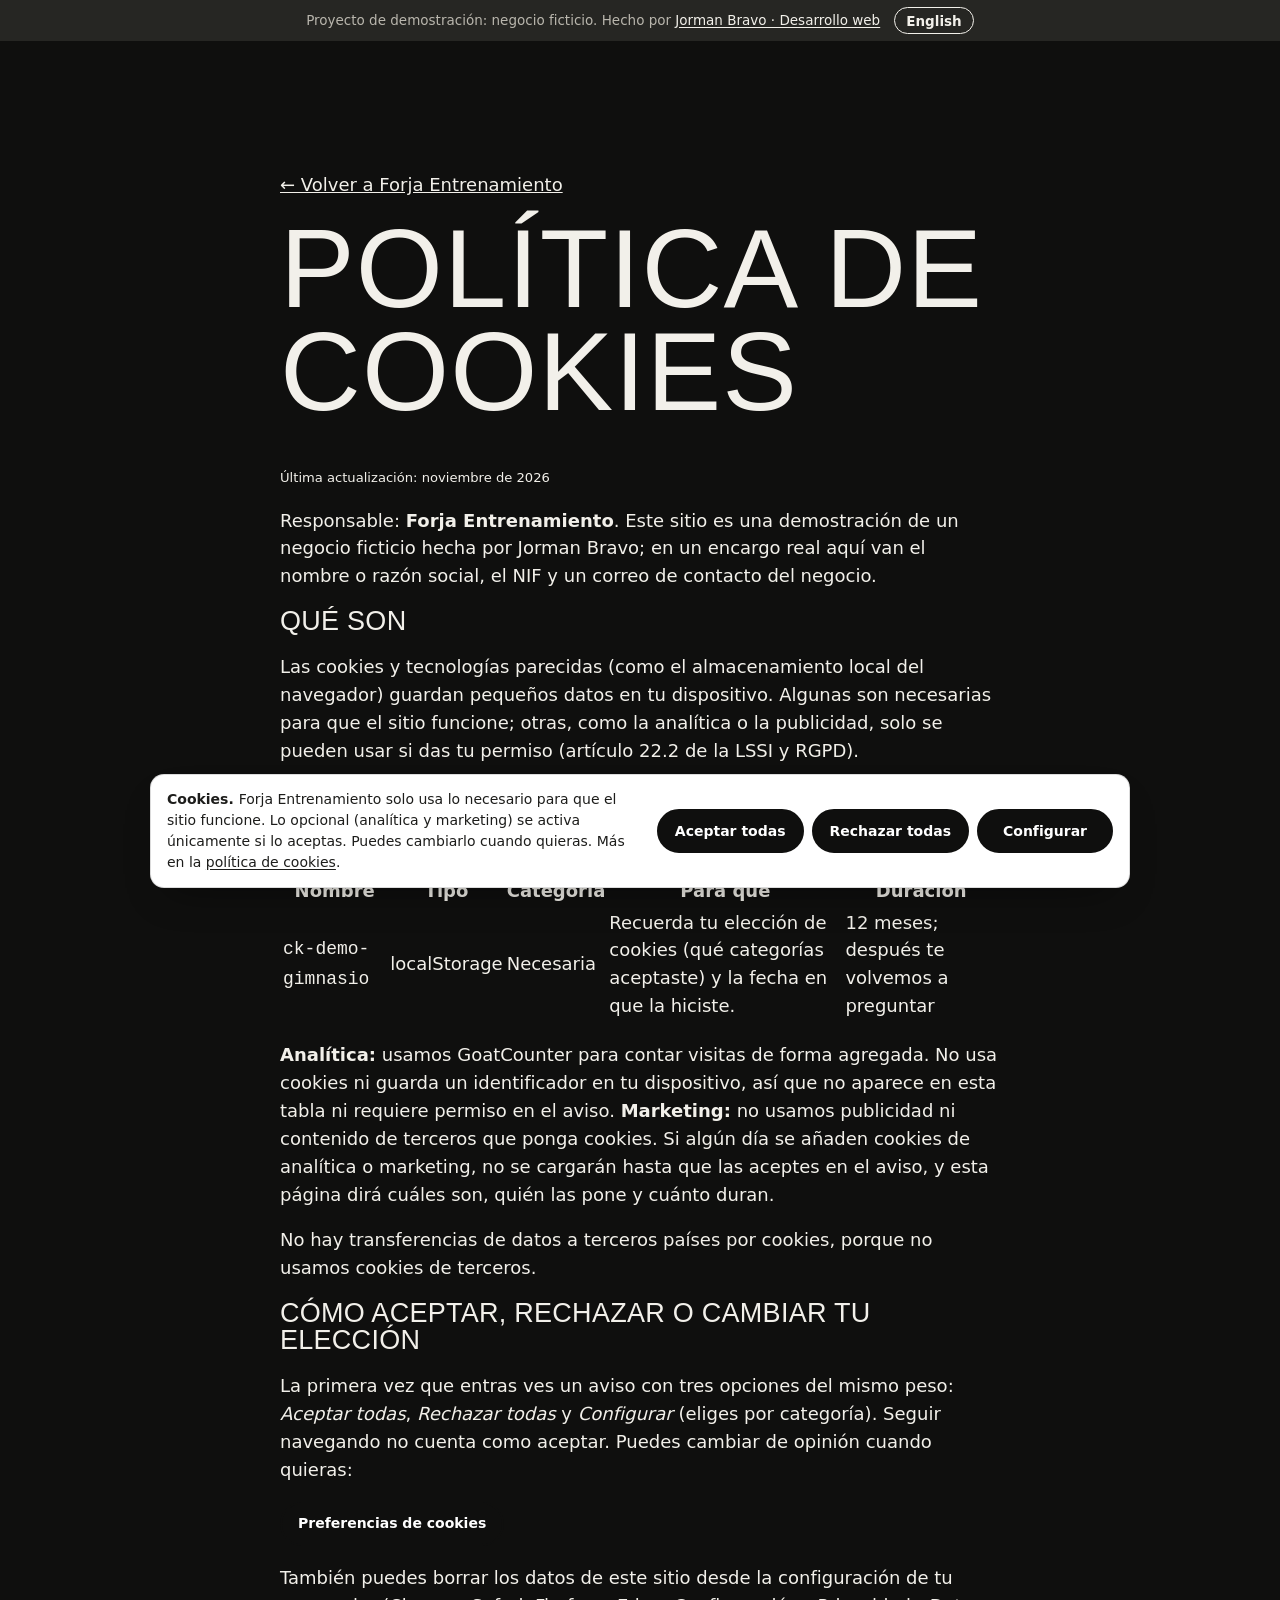
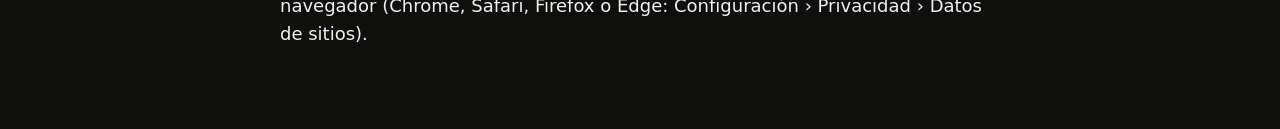
<file: cookies.html>
<!doctype html>
<html lang="es">
<head>
<meta charset="utf-8">
<meta name="viewport" content="width=device-width, initial-scale=1">
<title>Cookies · Forja Entrenamiento</title>
<meta name="description" content="Política de cookies de Forja Entrenamiento: qué se guarda en tu navegador y cómo cambiar tu elección.">
<meta name="robots" content="noindex">
<link rel="canonical" href="https://jormanbravo.com/demo-gimnasio/cookies.html">
<meta http-equiv="Content-Security-Policy" content="default-src 'self'; img-src 'self' data: https://jormanj2b.goatcounter.com; style-src 'self'; script-src 'self' https://gc.zgo.at; font-src 'self'; connect-src 'self' https://jormanj2b.goatcounter.com; object-src 'none'; base-uri 'self'">
<link rel="icon" href="favicon.svg" type="image/svg+xml">
<link rel="stylesheet" href="fonts.css">
<link rel="stylesheet" href="cookies.css?v=1">
<link rel="stylesheet" href="styles.css?v=2">
<script src="cookies.js?v=1" defer data-key="demo-gimnasio" data-owner="Forja Entrenamiento" data-accent="#0F0F0E"></script>
</head>
<body>
<div class="demo-bar">Proyecto de demostración: negocio ficticio. Hecho por <a href="https://jormanbravo.com/">Jorman Bravo · Desarrollo web</a> <a class="lang-switch" href="en/cookies.html" hreflang="en" lang="en">English</a></div>
<main class="legal">
<p><a href="./">← Volver a Forja Entrenamiento</a></p>
<h1>Política de cookies</h1>
<p class="ck-small">Última actualización: noviembre de 2026</p>
<p>Responsable: <strong>Forja Entrenamiento</strong>. Este sitio es una demostración de un negocio ficticio hecha por Jorman Bravo; en un encargo real aquí van el nombre o razón social, el NIF y un correo de contacto del negocio.</p>
<h2>Qué son</h2>
<p>Las cookies y tecnologías parecidas (como el almacenamiento local del navegador) guardan pequeños datos en tu dispositivo. Algunas son necesarias para que el sitio funcione; otras, como la analítica o la publicidad, solo se pueden usar si das tu permiso (artículo 22.2 de la LSSI y RGPD).</p>
<h2>Qué usa este sitio</h2>
<p>Solo almacenamiento necesario, propio y que no sale de tu navegador:</p>
<table><thead><tr><th>Nombre</th><th>Tipo</th><th>Categoría</th><th>Para qué</th><th>Duración</th></tr></thead><tbody><tr><td><code>ck-demo-gimnasio</code></td><td>localStorage</td><td>Necesaria</td><td>Recuerda tu elección de cookies (qué categorías aceptaste) y la fecha en que la hiciste.</td><td>12 meses; después te volvemos a preguntar</td></tr></tbody></table>
<p><strong>Analítica:</strong> usamos GoatCounter para contar visitas de forma agregada. No usa cookies ni guarda un identificador en tu dispositivo, así que no aparece en esta tabla ni requiere permiso en el aviso. <strong>Marketing:</strong> no usamos publicidad ni contenido de terceros que ponga cookies. Si algún día se añaden cookies de analítica o marketing, no se cargarán hasta que las aceptes en el aviso, y esta página dirá cuáles son, quién las pone y cuánto duran.</p>
<p>No hay transferencias de datos a terceros países por cookies, porque no usamos cookies de terceros.</p>
<h2>Cómo aceptar, rechazar o cambiar tu elección</h2>
<p>La primera vez que entras ves un aviso con tres opciones del mismo peso: <em>Aceptar todas</em>, <em>Rechazar todas</em> y <em>Configurar</em> (eliges por categoría). Seguir navegando no cuenta como aceptar. Puedes cambiar de opinión cuando quieras:</p>
<p><button type="button" class="ck-btn" data-cookie-prefs>Preferencias de cookies</button></p>
<p>También puedes borrar los datos de este sitio desde la configuración de tu navegador (Chrome, Safari, Firefox o Edge: Configuración › Privacidad › Datos de sitios).</p>
</main>
<script data-goatcounter="https://jormanj2b.goatcounter.com/count" async src="//gc.zgo.at/count.js"></script>
</body>
</html>
</file>
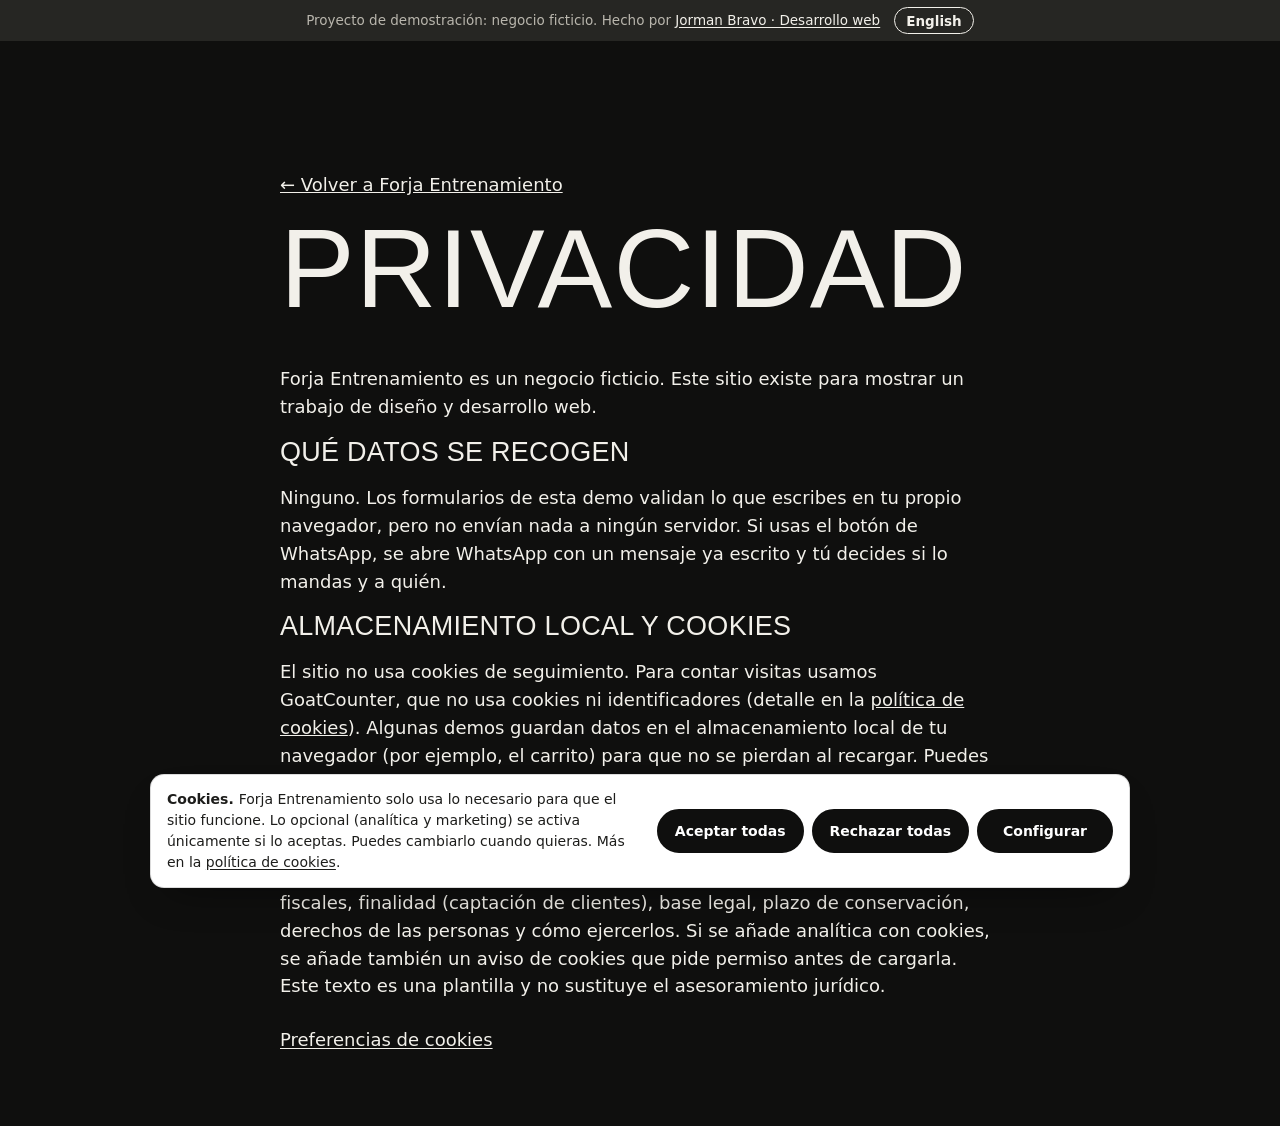
<file: privacidad.html>
<!doctype html>
<html lang="es">
<head>
<meta charset="utf-8">
<meta name="viewport" content="width=device-width, initial-scale=1">
<title>Privacidad · Forja Entrenamiento</title>
<meta name="description" content="Política de privacidad del sitio de demostración Forja Entrenamiento.">
<meta name="robots" content="noindex">
<link rel="canonical" href="https://jormanbravo.com/demo-gimnasio/privacidad.html">
<meta http-equiv="Content-Security-Policy" content="default-src 'self'; img-src 'self' data: https://jormanj2b.goatcounter.com; style-src 'self'; script-src 'self' https://gc.zgo.at; font-src 'self'; connect-src 'self' https://jormanj2b.goatcounter.com; object-src 'none'; base-uri 'self'">
<link rel="icon" href="favicon.svg" type="image/svg+xml">
<link rel="stylesheet" href="fonts.css">
<link rel="stylesheet" href="styles.css?v=2">
<script src="cookies.js?v=1" defer data-key="demo-gimnasio" data-owner="Forja Entrenamiento" data-accent="#0F0F0E"></script>
</head>
<body>
<div class="demo-bar">Proyecto de demostración: negocio ficticio. Hecho por <a href="https://jormanbravo.com/">Jorman Bravo · Desarrollo web</a> <a class="lang-switch" href="en/privacy.html" hreflang="en" lang="en">English</a></div>
<main class="legal">
<p><a href="./">← Volver a Forja Entrenamiento</a></p>
<h1>Privacidad</h1>
<p>Forja Entrenamiento es un negocio ficticio. Este sitio existe para mostrar un trabajo de diseño y desarrollo web.</p>
<h2>Qué datos se recogen</h2>
<p>Ninguno. Los formularios de esta demo validan lo que escribes en tu propio navegador, pero no envían nada a ningún servidor. Si usas el botón de WhatsApp, se abre WhatsApp con un mensaje ya escrito y tú decides si lo mandas y a quién.</p>
<h2>Almacenamiento local y cookies</h2>
<p>El sitio no usa cookies de seguimiento. Para contar visitas usamos GoatCounter, que no usa cookies ni identificadores (detalle en la <a href="cookies.html">política de cookies</a>). Algunas demos guardan datos en el almacenamiento local de tu navegador (por ejemplo, el carrito) para que no se pierdan al recargar. Puedes borrarlos desde la configuración de tu navegador.</p>
<h2>En un encargo real</h2>
<p>Aquí iría la política del negocio: responsable del tratamiento con sus datos fiscales, finalidad (captación de clientes), base legal, plazo de conservación, derechos de las personas y cómo ejercerlos. Si se añade analítica con cookies, se añade también un aviso de cookies que pide permiso antes de cargarla. Este texto es una plantilla y no sustituye el asesoramiento jurídico.</p>
</main>
<script data-goatcounter="https://jormanj2b.goatcounter.com/count" async src="//gc.zgo.at/count.js"></script>
</body>
</html>
</file>
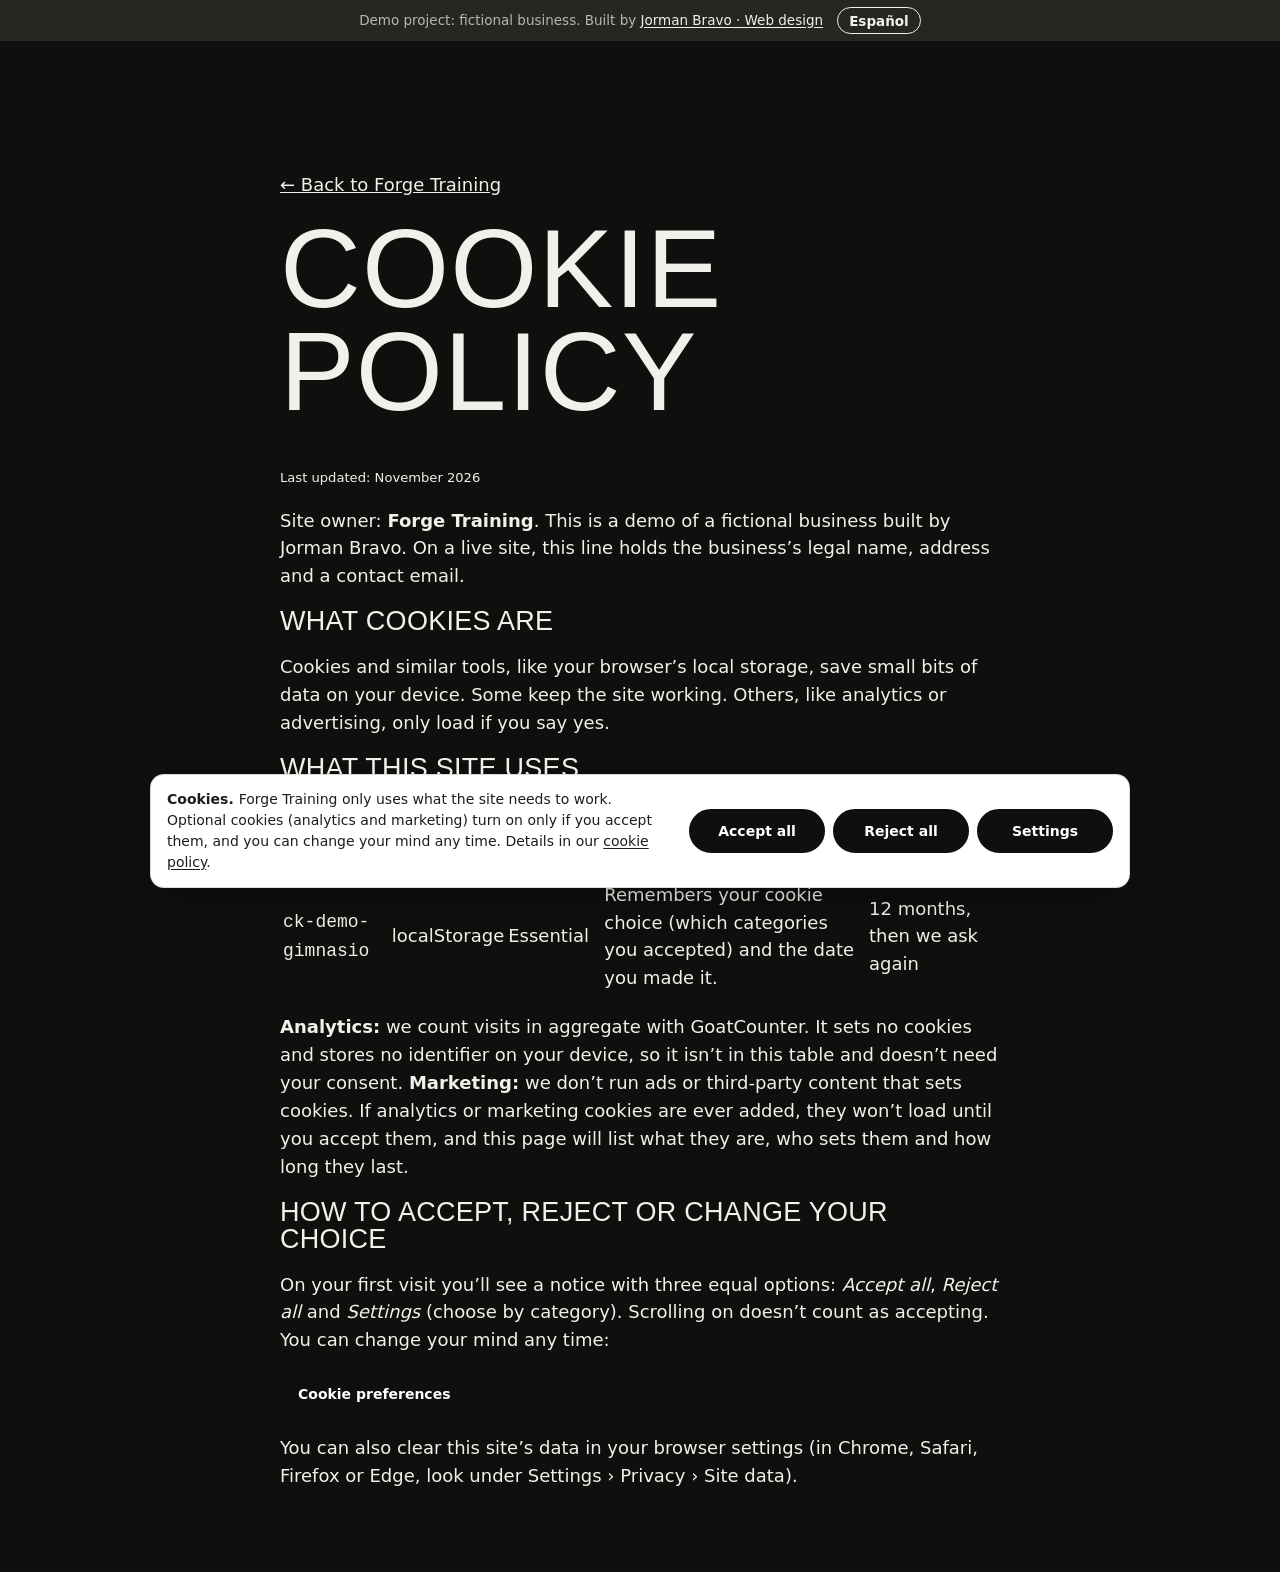
<file: en/cookies.html>
<!doctype html>
<html lang="en">
<head>
<meta charset="utf-8">
<meta name="viewport" content="width=device-width, initial-scale=1">
<title>Cookies · Forge Training</title>
<meta name="description" content="Forge Training cookie policy: what this site stores in your browser and how to change your choice.">
<meta name="robots" content="noindex">
<link rel="canonical" href="https://jormanbravo.com/demo-gimnasio/en/cookies.html">
<meta http-equiv="Content-Security-Policy" content="default-src 'self'; img-src 'self' data: https://jormanj2b.goatcounter.com; style-src 'self'; script-src 'self' https://gc.zgo.at; font-src 'self'; connect-src 'self' https://jormanj2b.goatcounter.com; object-src 'none'; base-uri 'self'">
<link rel="icon" href="../favicon.svg" type="image/svg+xml">
<link rel="stylesheet" href="../fonts.css">
<link rel="stylesheet" href="../cookies.css?v=1">
<link rel="stylesheet" href="../styles.css?v=2">
<script src="cookies.js?v=1" defer data-key="demo-gimnasio" data-owner="Forge Training" data-accent="#0F0F0E"></script>
</head>
<body>
<div class="demo-bar">Demo project: fictional business. Built by <a href="https://jormanbravo.com/">Jorman Bravo · Web design</a> <a class="lang-switch" href="../cookies.html" hreflang="es" lang="es">Español</a></div>
<main class="legal">
<p><a href="./">← Back to Forge Training</a></p>
<h1>Cookie policy</h1>
<p class="ck-small">Last updated: November 2026</p>
<p>Site owner: <strong>Forge Training</strong>. This is a demo of a fictional business built by Jorman Bravo. On a live site, this line holds the business’s legal name, address and a contact email.</p>
<h2>What cookies are</h2>
<p>Cookies and similar tools, like your browser’s local storage, save small bits of data on your device. Some keep the site working. Others, like analytics or advertising, only load if you say yes.</p>
<h2>What this site uses</h2>
<p>Only essential, first-party storage that never leaves your browser:</p>
<table><thead><tr><th>Name</th><th>Type</th><th>Category</th><th>Purpose</th><th>Duration</th></tr></thead><tbody><tr><td><code>ck-demo-gimnasio</code></td><td>localStorage</td><td>Essential</td><td>Remembers your cookie choice (which categories you accepted) and the date you made it.</td><td>12 months, then we ask again</td></tr></tbody></table>
<p><strong>Analytics:</strong> we count visits in aggregate with GoatCounter. It sets no cookies and stores no identifier on your device, so it isn’t in this table and doesn’t need your consent. <strong>Marketing:</strong> we don’t run ads or third-party content that sets cookies. If analytics or marketing cookies are ever added, they won’t load until you accept them, and this page will list what they are, who sets them and how long they last.</p>
<h2>How to accept, reject or change your choice</h2>
<p>On your first visit you’ll see a notice with three equal options: <em>Accept all</em>, <em>Reject all</em> and <em>Settings</em> (choose by category). Scrolling on doesn’t count as accepting. You can change your mind any time:</p>
<p><button type="button" class="ck-btn" data-cookie-prefs>Cookie preferences</button></p>
<p>You can also clear this site’s data in your browser settings (in Chrome, Safari, Firefox or Edge, look under Settings › Privacy › Site data).</p>
</main>
<script data-goatcounter="https://jormanj2b.goatcounter.com/count" async src="//gc.zgo.at/count.js"></script>
</body>
</html>
</file>
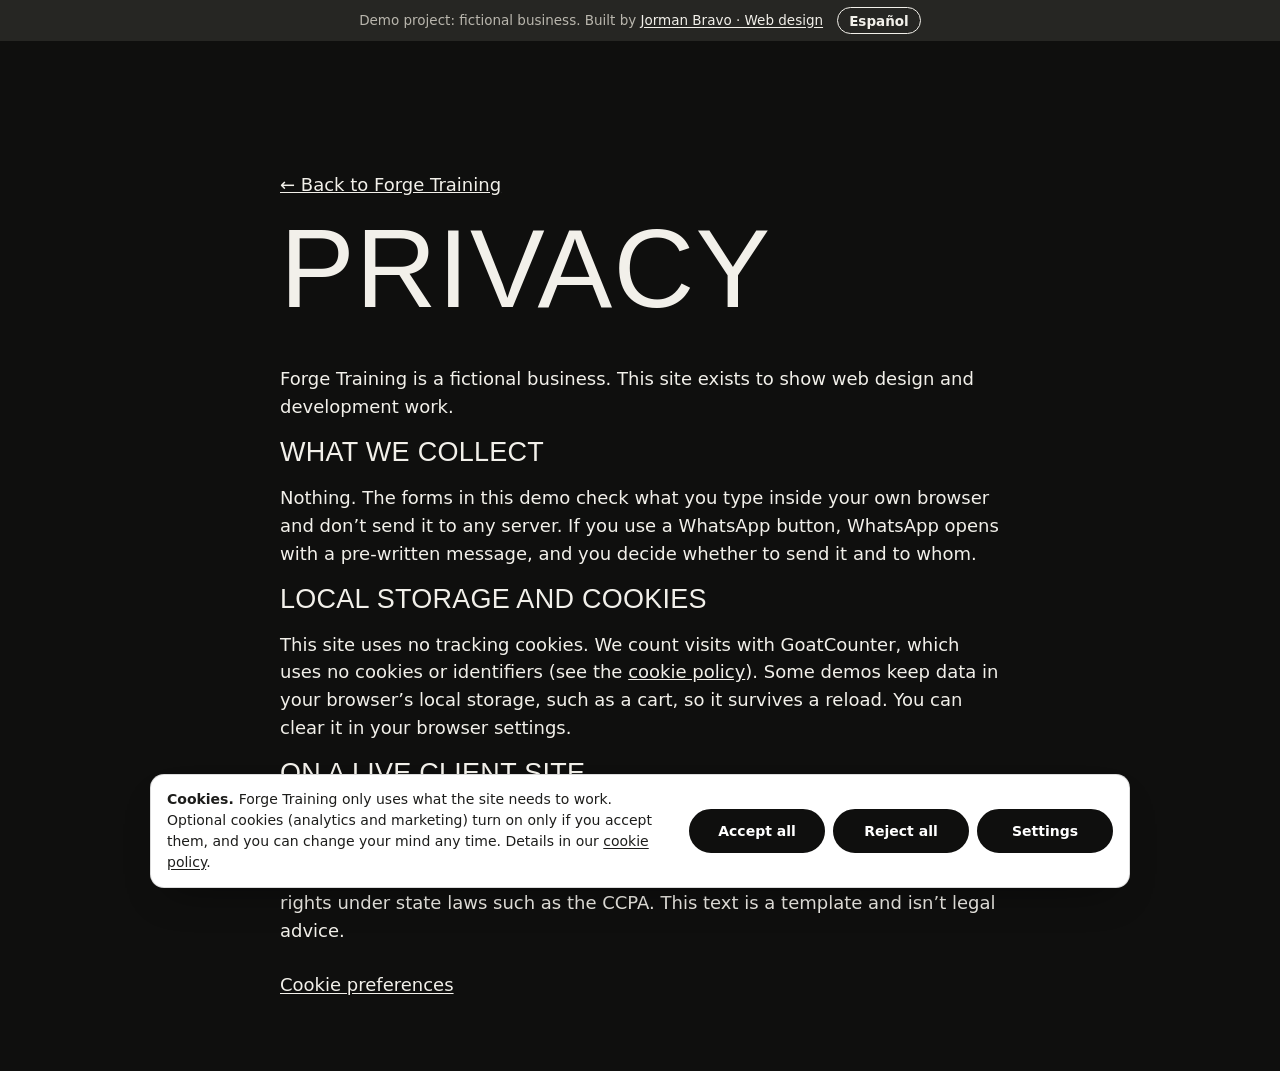
<file: en/privacy.html>
<!doctype html>
<html lang="en">
<head>
<meta charset="utf-8">
<meta name="viewport" content="width=device-width, initial-scale=1">
<title>Privacy · Forge Training</title>
<meta name="description" content="Privacy policy for the Forge Training demo site.">
<meta name="robots" content="noindex">
<link rel="canonical" href="https://jormanbravo.com/demo-gimnasio/en/privacy.html">
<meta http-equiv="Content-Security-Policy" content="default-src 'self'; img-src 'self' data: https://jormanj2b.goatcounter.com; style-src 'self'; script-src 'self' https://gc.zgo.at; font-src 'self'; connect-src 'self' https://jormanj2b.goatcounter.com; object-src 'none'; base-uri 'self'">
<link rel="icon" href="../favicon.svg" type="image/svg+xml">
<link rel="stylesheet" href="../fonts.css">
<link rel="stylesheet" href="../cookies.css?v=1">
<link rel="stylesheet" href="../styles.css?v=2">
<script src="cookies.js?v=1" defer data-key="demo-gimnasio" data-owner="Forge Training" data-accent="#0F0F0E"></script>
</head>
<body>
<div class="demo-bar">Demo project: fictional business. Built by <a href="https://jormanbravo.com/">Jorman Bravo · Web design</a> <a class="lang-switch" href="../privacidad.html" hreflang="es" lang="es">Español</a></div>
<main class="legal">
<p><a href="./">← Back to Forge Training</a></p>
<h1>Privacy</h1>
<p>Forge Training is a fictional business. This site exists to show web design and development work.</p>
<h2>What we collect</h2>
<p>Nothing. The forms in this demo check what you type inside your own browser and don’t send it to any server. If you use a WhatsApp button, WhatsApp opens with a pre-written message, and you decide whether to send it and to whom.</p>
<h2>Local storage and cookies</h2>
<p>This site uses no tracking cookies. We count visits with GoatCounter, which uses no cookies or identifiers (see the <a href="cookies.html">cookie policy</a>). Some demos keep data in your browser’s local storage, such as a cart, so it survives a reload. You can clear it in your browser settings.</p>
<h2>On a live client site</h2>
<p>This page would hold the business’s own policy: who runs the site and how to reach them, what data is collected (for example, trial sign-ups) and why, how long it’s kept, and how customers can ask to see or delete it, including any rights under state laws such as the CCPA. This text is a template and isn’t legal advice.</p>
</main>
<script data-goatcounter="https://jormanj2b.goatcounter.com/count" async src="//gc.zgo.at/count.js"></script>
</body>
</html>
</file>
<file: fonts.css>
/* Fuentes locales (subconjunto latin) */
@font-face {
  font-family: 'Anton';
  font-style: normal;
  font-weight: 400;
  font-display: optional;
  src: url('fonts/anton-normal-400.woff2') format('woff2');
  unicode-range: U+0000-00FF, U+0131, U+0152-0153, U+02BB-02BC, U+02C6, U+02DA, U+02DC, U+0304, U+0308, U+0329, U+2000-206F, U+20AC, U+2122, U+2191, U+2193, U+2212, U+2215, U+FEFF, U+FFFD;
}
@font-face {
  font-family: 'Barlow';
  font-style: normal;
  font-weight: 400;
  font-display: optional;
  src: url('fonts/barlow-normal-400.woff2') format('woff2');
  unicode-range: U+0000-00FF, U+0131, U+0152-0153, U+02BB-02BC, U+02C6, U+02DA, U+02DC, U+0304, U+0308, U+0329, U+2000-206F, U+20AC, U+2122, U+2191, U+2193, U+2212, U+2215, U+FEFF, U+FFFD;
}
@font-face {
  font-family: 'Barlow';
  font-style: normal;
  font-weight: 600;
  font-display: optional;
  src: url('fonts/barlow-normal-600.woff2') format('woff2');
  unicode-range: U+0000-00FF, U+0131, U+0152-0153, U+02BB-02BC, U+02C6, U+02DA, U+02DC, U+0304, U+0308, U+0329, U+2000-206F, U+20AC, U+2122, U+2191, U+2193, U+2212, U+2215, U+FEFF, U+FFFD;
}
@font-face {
  font-family: 'Barlow';
  font-style: normal;
  font-weight: 800;
  font-display: optional;
  src: url('fonts/barlow-normal-800.woff2') format('woff2');
  unicode-range: U+0000-00FF, U+0131, U+0152-0153, U+02BB-02BC, U+02C6, U+02DA, U+02DC, U+0304, U+0308, U+0329, U+2000-206F, U+20AC, U+2122, U+2191, U+2193, U+2212, U+2215, U+FEFF, U+FFFD;
}
</file>
<file: styles.css>
/* Forja — nave industrial de Houston: hormigón, tiza y naranja de seguridad */
:root{--black:#0F0F0E;--concrete:#1C1C1A;--concrete-2:#262623;--chalk:#F2F0EA;--grey:#B9B6AD;--orange:#FF5B1F;--orange-2:#FF7A45;--line:#36352F;
--display:'Anton',Impact,sans-serif;--body:'Barlow',system-ui,sans-serif;--r:0px}
*{box-sizing:border-box}
html{scroll-behavior:smooth}
@media (prefers-reduced-motion:reduce){html{scroll-behavior:auto}*{transition:none!important}}
body{margin:0;background:var(--black);color:var(--chalk);font:18px/1.55 var(--body)}
img{max-width:100%;display:block;height:auto}
a{color:var(--chalk)}
:focus-visible{outline:3px solid var(--orange);outline-offset:3px}
.skip{position:absolute;left:-999px}.skip:focus{left:8px;top:8px;z-index:60;background:var(--orange);color:var(--black);padding:.6rem 1rem}
.demo-bar{background:var(--concrete-2);color:var(--grey);font-size:13.5px;text-align:center;padding:.45rem 1rem}
.wrap{max-width:1180px;margin:0 auto;padding:0 20px}
.narrow{max-width:780px}
.top{position:absolute;left:0;right:0;z-index:10;display:flex;justify-content:space-between;align-items:center;padding:1rem 20px;max-width:1220px;margin:0 auto}
.logo{font:400 1.8rem var(--display);letter-spacing:.06em;text-decoration:none}
.logo span{color:var(--orange);font-size:1.1rem;vertical-align:middle}
h1,h2,h3{font-family:var(--display);font-weight:400;text-transform:uppercase;line-height:1;margin:0 0 .4em;letter-spacing:.01em}
h1{font-size:clamp(3rem,10vw,6.2rem)}
.h-big{font-size:clamp(2.4rem,6vw,4.2rem)}
h3{font-size:1.6rem}
.tag{font-weight:800;text-transform:uppercase;letter-spacing:.14em;font-size:.82rem;color:var(--orange);margin:0 0 .8rem}
.lead{font-size:1.2rem;max-width:40ch;color:#E2DED4}
.btn{display:inline-flex;align-items:center;justify-content:center;min-height:52px;padding:.8rem 1.5rem;background:var(--orange);color:var(--black);border:0;font:800 1.05rem var(--body);text-transform:uppercase;letter-spacing:.04em;text-decoration:none;cursor:pointer;transition:background .15s,transform .1s}
.btn:hover{background:var(--orange-2)}
.btn:active{transform:translateY(1px)}
.btn-small{min-height:44px;padding:.5rem 1rem;font-size:.9rem}
.btn-block{width:100%}
.btn-ghost{background:transparent;border:2px solid var(--orange);color:var(--chalk)}
.btn-ghost:hover{background:var(--orange);color:var(--black)}
.hero{position:relative;padding:6rem 0 3rem;min-height:100svh;display:flex;align-items:center}
.hero-bg{position:absolute;inset:0;width:100%;height:100%;object-fit:cover;object-position:35% center;opacity:.42}
.hero-inner{position:relative;max-width:1180px;margin:0 auto;padding:0 20px;display:grid;gap:2.4rem;align-items:center;width:100%}
@media (min-width:980px){.hero-inner{grid-template-columns:1.25fr 1fr;gap:4rem}}
.checks{list-style:none;padding:0;margin:1.4rem 0 0;display:grid;gap:.5rem}
.checks li{padding-left:1.8rem;position:relative;font-weight:600}
.checks li::before{content:"";position:absolute;left:0;top:.45em;width:.9rem;height:.5rem;border-left:3px solid var(--orange);border-bottom:3px solid var(--orange);transform:rotate(-45deg)}
.form-card{background:var(--chalk);color:var(--black);padding:1.6rem;scroll-margin-top:20px}
.form-card h2{font-size:2.2rem;margin-bottom:.2rem}
.form-sub{margin:0 0 1rem;color:#4A4842}
.f{display:grid;gap:.3rem;margin-bottom:.9rem;border:0;padding:0}
.f label,.f legend{font-weight:600;font-size:.95rem}
input,select{font:inherit;min-height:50px;padding:.6rem .8rem;border:2px solid #C9C5BA;background:#fff;color:var(--black);width:100%;border-radius:0}
input:focus,select:focus{outline:none;border-color:var(--black)}
input[aria-invalid="true"],select[aria-invalid="true"]{border-color:#B3261E}
.error{margin:0;color:#B3261E;font-weight:600;font-size:.9rem}
.hor{display:flex;flex-wrap:wrap;gap:.3rem 1.2rem}
.hor legend{width:100%;margin-bottom:.3rem}
.hor label{display:flex;align-items:center;gap:.4rem;min-height:44px;font-weight:400}
.hor input{width:20px;height:20px;min-height:0;accent-color:var(--black)}
.fine{font-size:.85rem;color:#5B5850;margin:.8rem 0 0}
.thanks h2{font-size:2.4rem}
.thanks .tag{color:#B5400F}
.next{padding-left:1.2rem;margin:1rem 0 1.4rem}
.next li{margin:.3rem 0}
.thanks .btn-ghost{color:var(--black)}
.section{padding:5.5rem 0;border-top:1px solid var(--line)}
.steps{list-style:none;padding:0;margin:2.4rem 0 0;display:grid;gap:2rem}
@media (min-width:860px){.steps{grid-template-columns:repeat(3,1fr)}}
.num{font:400 3.4rem/1 var(--display);color:var(--orange);display:block;margin-bottom:.6rem}
.steps p{color:var(--grey);margin:0}
.section-img{background:var(--concrete)}
.split{display:grid;gap:2.4rem;align-items:center}
@media (min-width:900px){.split{grid-template-columns:1fr 1fr;gap:4rem}.split-rev img{order:2}}
.split p{color:#D5D1C7}
.sched{width:100%;border-collapse:collapse;margin-top:1.4rem;font-size:1rem}
.sched caption{text-align:left;font:400 1.5rem var(--display);text-transform:uppercase;margin-bottom:.5rem}
.sched th,.sched td{padding:.6rem .4rem;border-bottom:1px solid var(--line);text-align:left}
.sched thead th{color:var(--orange);font-size:.85rem;text-transform:uppercase;letter-spacing:.08em}
.sched tbody th{font-weight:600;white-space:nowrap}
.coach blockquote{margin:1rem 0;border-left:4px solid var(--orange);padding-left:1.2rem}
.coach blockquote p{font-size:1.35rem;line-height:1.45;color:var(--chalk)}
.fine-light{font-size:.85rem;color:#8F8C84}
.plans{display:grid;gap:1rem;margin-top:2rem}
@media (min-width:860px){.plans{grid-template-columns:repeat(3,1fr);align-items:stretch}}
.plan{border:2px solid var(--line);padding:1.6rem;position:relative}
.plan p{color:var(--grey);margin:.2rem 0 0}
.plan-main{border-color:var(--orange)}
.badge{position:absolute;top:-14px;left:1.4rem;background:var(--orange);color:var(--black)!important;font-weight:800;font-size:.78rem;text-transform:uppercase;letter-spacing:.08em;padding:.2rem .6rem;margin:0}
.price{font:400 3rem/1 var(--display);color:var(--chalk)!important;margin:.4rem 0 .6rem!important}
.price span{font:600 1rem var(--body);color:var(--grey)}
.fine-dark{color:var(--grey);font-size:.95rem;margin-top:1.2rem}
.faq details{border-bottom:1px solid var(--line);padding:.4rem 0}
.faq summary{cursor:pointer;font-weight:600;font-size:1.15rem;min-height:48px;display:flex;align-items:center}
.faq p{margin:0 0 1rem;color:var(--grey)}
.final{background:var(--orange);color:var(--black);padding:5rem 0}
.final h2{max-width:18ch}
.final .btn{background:var(--black);color:var(--chalk)}
.final .btn:hover{background:#2A2A27}
.foot{padding:2.4rem 0 6rem;color:var(--grey);font-size:.95rem}
.foot-grid{display:grid;gap:1rem}
@media (min-width:860px){.foot-grid{grid-template-columns:1fr auto}.foot{padding-bottom:2.4rem}}
.sticky-cta{position:fixed;left:16px;right:16px;bottom:16px;z-index:40;box-shadow:0 10px 30px rgba(0,0,0,.4);transition:opacity .2s,transform .2s}
.sticky-cta.hide{opacity:0;transform:translateY(20px);pointer-events:none}
@media (min-width:860px){.sticky-cta{display:none}}
.legal{max-width:760px;margin:0 auto;padding:7rem 20px 4rem}
[tabindex="-1"]:focus{outline:none}

/* ===== Rediseño ===== */
[hidden]{display:none!important}
body{-webkit-font-smoothing:antialiased}
:root{--ease:cubic-bezier(.2,.7,.2,1);--stripe:repeating-linear-gradient(-45deg,var(--orange) 0 14px,var(--black) 14px 28px)}
.top{padding:1.1rem 20px}
.logo{font-size:2rem}
.hero{padding:7rem 0 4rem;overflow:hidden;background:var(--black)}
.hero-bg{opacity:.5;filter:grayscale(.4) contrast(1.1)}
.hero::before{content:"";position:absolute;inset:0;z-index:0;background:linear-gradient(90deg,rgba(15,15,14,.92) 0%,rgba(15,15,14,.55) 55%,rgba(15,15,14,.2) 100%),linear-gradient(0deg,var(--black) 0%,transparent 30%)}
.hero-bg{z-index:0}
.hero::after{content:"";position:absolute;left:0;right:0;bottom:0;height:10px;background:var(--stripe);z-index:1}
.hero-inner{z-index:2}
h1{font-size:clamp(3.4rem,11vw,7rem);line-height:.92}
h1 mark{background:none;color:var(--orange);display:inline-block;position:relative}
h1 mark::after{content:"";position:absolute;left:0;right:0;bottom:-.1em;height:.08em;background:var(--orange)}
.tag{display:inline-flex;align-items:center;gap:.6rem}
.tag::before{content:"";width:10px;height:10px;background:var(--orange)}
.stats{list-style:none;padding:0;margin:1.8rem 0 0;display:flex;gap:0;border:1px solid var(--line);width:max-content;max-width:100%;background:rgba(15,15,14,.6)}
.stats li{padding:.7rem 1.1rem;border-right:1px solid var(--line);display:grid}
.stats li:last-child{border-right:0}
.stats b{font:400 2.1rem/1 var(--display);color:var(--chalk)}
.stats span{font-size:.78rem;text-transform:uppercase;letter-spacing:.1em;color:var(--grey);font-weight:600}
.checks{margin-top:1.6rem}
.form-card{position:relative;box-shadow:12px 12px 0 var(--orange);border-top:6px solid var(--black)}
.form-card::before{content:"PASE GRATIS · 7 DÍAS";position:absolute;top:-34px;left:0;font:400 1rem var(--display);letter-spacing:.12em;color:var(--orange)}
.form-card h2{font-size:2.5rem}
input,select{transition:border-color .2s,box-shadow .2s}
input:focus,select:focus{box-shadow:4px 4px 0 var(--orange)}
.hor label{border:2px solid #C9C5BA;padding:.3rem .9rem;cursor:pointer;transition:border-color .2s,background .2s;font-weight:600}
.hor label:hover{border-color:var(--black)}
.hor label:has(input:checked){border-color:var(--black);background:#E7E3D8}
.btn{position:relative;overflow:hidden;transition:background .2s,transform .2s var(--ease),box-shadow .2s}
.btn:hover{transform:translate(-2px,-2px);box-shadow:4px 4px 0 var(--chalk)}
.form-card .btn:hover,.final .btn:hover{box-shadow:4px 4px 0 var(--black)}
.final .btn:hover{box-shadow:4px 4px 0 var(--chalk)}
.btn:active{transform:none;box-shadow:none}
/* marquee */
.marquee{background:var(--orange);color:var(--black);overflow:hidden;padding:.9rem 0;transform:rotate(-1.2deg);margin:1.6rem -10px;position:relative;z-index:3;border-block:3px solid var(--black)}
.marquee-track{display:flex;width:max-content;font:400 1.7rem var(--display);text-transform:uppercase;letter-spacing:.04em;white-space:nowrap}
.marquee-track span{display:inline-flex;align-items:center;gap:1.6rem;padding-right:1.6rem}
.marquee-track span::after{content:"▲";font-size:.9rem}
@media (prefers-reduced-motion:no-preference){.marquee-track{animation:mq 30s linear infinite}}
@keyframes mq{to{transform:translateX(-50%)}}
body{overflow-x:hidden}
.section{padding:clamp(4.5rem,9vw,6.5rem) 0}
.section:first-of-type{border-top:0}
.h-big{line-height:.95}
.steps li{border-top:3px solid var(--chalk);padding-top:1.4rem;position:relative;transition:border-color .3s}
.steps li:hover{border-color:var(--orange)}
.num{font-size:4.6rem;-webkit-text-stroke:1.5px var(--orange);color:transparent;transition:color .3s}
.steps li:hover .num{color:var(--orange)}
.split img{box-shadow:-14px 14px 0 var(--concrete-2);filter:grayscale(.2)}
.section-img{background:var(--concrete);background-image:linear-gradient(rgba(255,255,255,.025) 1px,transparent 1px),linear-gradient(90deg,rgba(255,255,255,.025) 1px,transparent 1px);background-size:44px 44px}
.sched{background:var(--black);border:1px solid var(--line)}
.sched caption{color:var(--orange)}
.sched th,.sched td{padding:.75rem .9rem}
.sched tbody tr{transition:background .2s}
.sched tbody tr:hover{background:var(--concrete-2)}
.sched tbody th{font-family:var(--display);font-weight:400;font-size:1.15rem;letter-spacing:.03em}
.sched td:last-child{color:var(--grey)}
.coach img{box-shadow:14px 14px 0 var(--orange)}
.coach blockquote{border-left:0;padding-left:0;position:relative}
.coach blockquote::before{content:"“";display:block;font:400 6rem/.6 var(--display);color:var(--orange);margin-bottom:.4rem}
.coach blockquote p{font-size:1.5rem;font-weight:600}
.plan{background:var(--concrete);transition:transform .25s var(--ease),border-color .25s}
.plan:hover{transform:translateY(-6px);border-color:var(--grey)}
.plan-main{background:var(--chalk);border-color:var(--chalk);color:var(--black)}
.plan-main:hover{border-color:var(--orange)}
.plan-main p{color:#4A4842}
.plan-main .price{color:var(--black)!important}
.plan-main .price span{color:#4A4842}
.price{font-size:3.6rem}
.faq summary{list-style:none;justify-content:space-between;gap:1rem}
.faq summary::-webkit-details-marker{display:none}
.faq summary::after{content:"+";font:400 2rem var(--display);color:var(--orange);transition:transform .25s var(--ease)}
.faq details[open] summary::after{transform:rotate(45deg)}
.final{position:relative;padding:clamp(5rem,10vw,7rem) 0}
.final::before{content:"";position:absolute;left:0;right:0;top:0;height:10px;background:repeating-linear-gradient(-45deg,var(--black) 0 14px,var(--orange) 14px 28px)}
.final h2{font-size:clamp(2.8rem,7vw,5rem)}
.rv{opacity:0;transform:translateY(24px);transition:opacity .7s var(--ease),transform .7s var(--ease)}
.rv.in{opacity:1;transform:none}
@media (prefers-reduced-motion:reduce){*,*::before,*::after{animation:none!important;transition:none!important}}
@media (max-width:420px){.stats li{padding:.6rem .7rem}.stats b{font-size:1.7rem}.stats span{font-size:.68rem}}

/* img-placeholder */
img:not([src$=".svg"]){background-color:var(--concrete)}
html,body{overflow-x:clip}
.hero-inner>*{min-width:0}
.stats{width:auto;display:inline-grid;grid-template-columns:repeat(3,auto)}
.marquee{margin:1.6rem 0;width:104%;margin-left:-2%}
/* ronda 2: aviso de cookies alineado con la columna del pie */
.foot>.ck-foot{max-width:1180px;margin:.6rem auto 0;padding:0 20px}
/* ronda 2: cifras del hero legibles en móvil (12 px) */
@media (max-width:420px){.stats span{font-size:.75rem;letter-spacing:.04em}}
.skip{display:inline-flex;align-items:center;min-height:44px}

/* ES/EN */
.lang-switch{display:inline-block;margin-left:.6rem;padding:.15rem .7rem;border:1px solid currentColor;border-radius:999px;font-weight:600;text-decoration:none;line-height:1.5}
.lang-switch:hover{text-decoration:underline}
html[lang="en"] .form-card::before{content:"FREE PASS · 7 DAYS"}
</file>
<file: cookies.css>
/* Aviso de cookies · Jorman Bravo. Fijo abajo: no desplaza el contenido (sin CLS). */
:root{--ck-bg:#fff;--ck-fg:#1d1d1b;--ck-muted:#4a4740;--ck-line:rgba(0,0,0,.14);--ck-accent:#1d1d1b;--ck-on-accent:#fff}
.ck-banner,.ck-dialog{font:inherit;font-size:.9rem;line-height:1.5;color:var(--ck-fg);background:var(--ck-bg);letter-spacing:normal;text-transform:none}
.ck-banner{position:fixed;z-index:9990;left:12px;right:12px;bottom:12px;max-width:980px;margin:0 auto;padding:14px 16px calc(14px + env(safe-area-inset-bottom));border:1px solid var(--ck-line);border-radius:14px;box-shadow:0 18px 40px -18px rgba(0,0,0,.45);display:flex;flex-wrap:wrap;gap:10px 18px;align-items:center;animation:ck-in .25s ease-out}
.ck-banner[hidden]{display:none}
.ck-text{margin:0;flex:1 1 320px;font-size:.875rem}
.ck-text a,.ck-dialog a{color:inherit;text-decoration:underline;text-underline-offset:2px}
.ck-actions{display:flex;flex-wrap:wrap;gap:8px}
.ck-btn{font:inherit;font-size:.875rem;font-weight:600;line-height:1.2;min-height:44px;min-width:8.5rem;padding:.6rem 1rem;border-radius:999px;border:2px solid var(--ck-accent);background:var(--ck-accent);color:var(--ck-on-accent);cursor:pointer;flex:1 1 auto}
.ck-btn:hover{filter:brightness(1.12)}
.ck-btn:focus-visible,.ck-x:focus-visible,.ck-link:focus-visible,.ck-cat input:focus-visible{outline:3px solid var(--ck-accent);outline-offset:3px}
.ck-dialog{width:min(560px,calc(100vw - 24px));max-height:calc(100dvh - 24px);overflow:auto;border:1px solid var(--ck-line);border-radius:16px;padding:22px 20px 18px;box-shadow:0 30px 60px -20px rgba(0,0,0,.5)}
.ck-dialog::backdrop{background:rgba(0,0,0,.45)}
.ck-dialog h2{font:inherit;text-transform:none;letter-spacing:normal;font-size:1.2rem;font-weight:700;margin:0 2.2rem .4rem 0;color:var(--ck-fg)}
.ck-dialog p{margin:.3rem 0 .8rem;color:var(--ck-muted)}
.ck-x{position:absolute;top:10px;right:10px;width:44px;height:44px;border:0;border-radius:50%;background:transparent;color:var(--ck-fg);font-size:1.6rem;line-height:1;cursor:pointer}
.ck-dialog{position:fixed}
.ck-cats{display:grid;gap:10px;margin:.6rem 0 1rem}
.ck-cat{border:1px solid var(--ck-line);border-radius:12px;padding:10px 12px}
.ck-cat p{margin:.25rem 0 0;font-size:.84rem}
.ck-cat-head{display:flex;justify-content:space-between;align-items:center;gap:12px}
.ck-cat-head label{font-weight:700;color:var(--ck-fg)}
.ck-dialog .ck-cat input[type=checkbox]{appearance:none;-webkit-appearance:none;box-sizing:border-box;display:block;width:48px!important;height:28px!important;min-width:0;min-height:0;max-width:none;padding:0!important;margin:0;border:0!important;border-radius:999px;background:#76726a;box-shadow:none;position:relative;cursor:pointer;flex:none;transition:background .15s}
.ck-dialog .ck-cat input[type=checkbox]::before{content:none}
.ck-dialog .ck-cat input[type=checkbox]::after{content:"";position:absolute;top:3px;left:3px;width:22px;height:22px;border-radius:50%;background:#fff;box-shadow:0 1px 2px rgba(0,0,0,.3);transition:transform .15s}
.ck-dialog .ck-cat input[type=checkbox]:checked{background:var(--ck-accent)}
.ck-dialog .ck-cat input[type=checkbox]:checked::after{transform:translateX(20px)}
.ck-dialog .ck-cat input[type=checkbox]:disabled{opacity:.55;cursor:not-allowed}
.ck-small{font-size:.82rem}
.ck-foot{margin:.6rem 0 0}
.ck-link{font:inherit;color:inherit;background:none;border:0;padding:.35rem 0;min-height:44px;display:inline-flex;align-items:center;text-decoration:underline;text-underline-offset:2px;cursor:pointer}
@keyframes ck-in{from{opacity:0;transform:translateY(8px)}to{opacity:1;transform:none}}
@media (prefers-reduced-motion:reduce){.ck-banner{animation:none}.ck-dialog .ck-cat input[type=checkbox],.ck-dialog .ck-cat input[type=checkbox]::after{transition:none}}
@media (max-width:560px){.ck-banner{left:8px;right:8px;bottom:8px;padding:12px}.ck-btn{min-width:0;flex:1 1 30%;padding:.55rem .6rem;font-size:.84rem}}
/* Página de política de cookies (cuando el sitio no trae estilos legales propios) */
.ck-policy{max-width:760px;margin:0 auto;padding:2.5rem 1.25rem 4rem;line-height:1.65}
.ck-policy table{width:100%;border-collapse:collapse;margin:1rem 0;font-size:.92rem}
.ck-policy th,.ck-policy td{border:1px solid var(--ck-line);padding:.55rem .6rem;text-align:left;vertical-align:top}
.ck-policy code{font-size:.88em;word-break:break-all}
</file>
